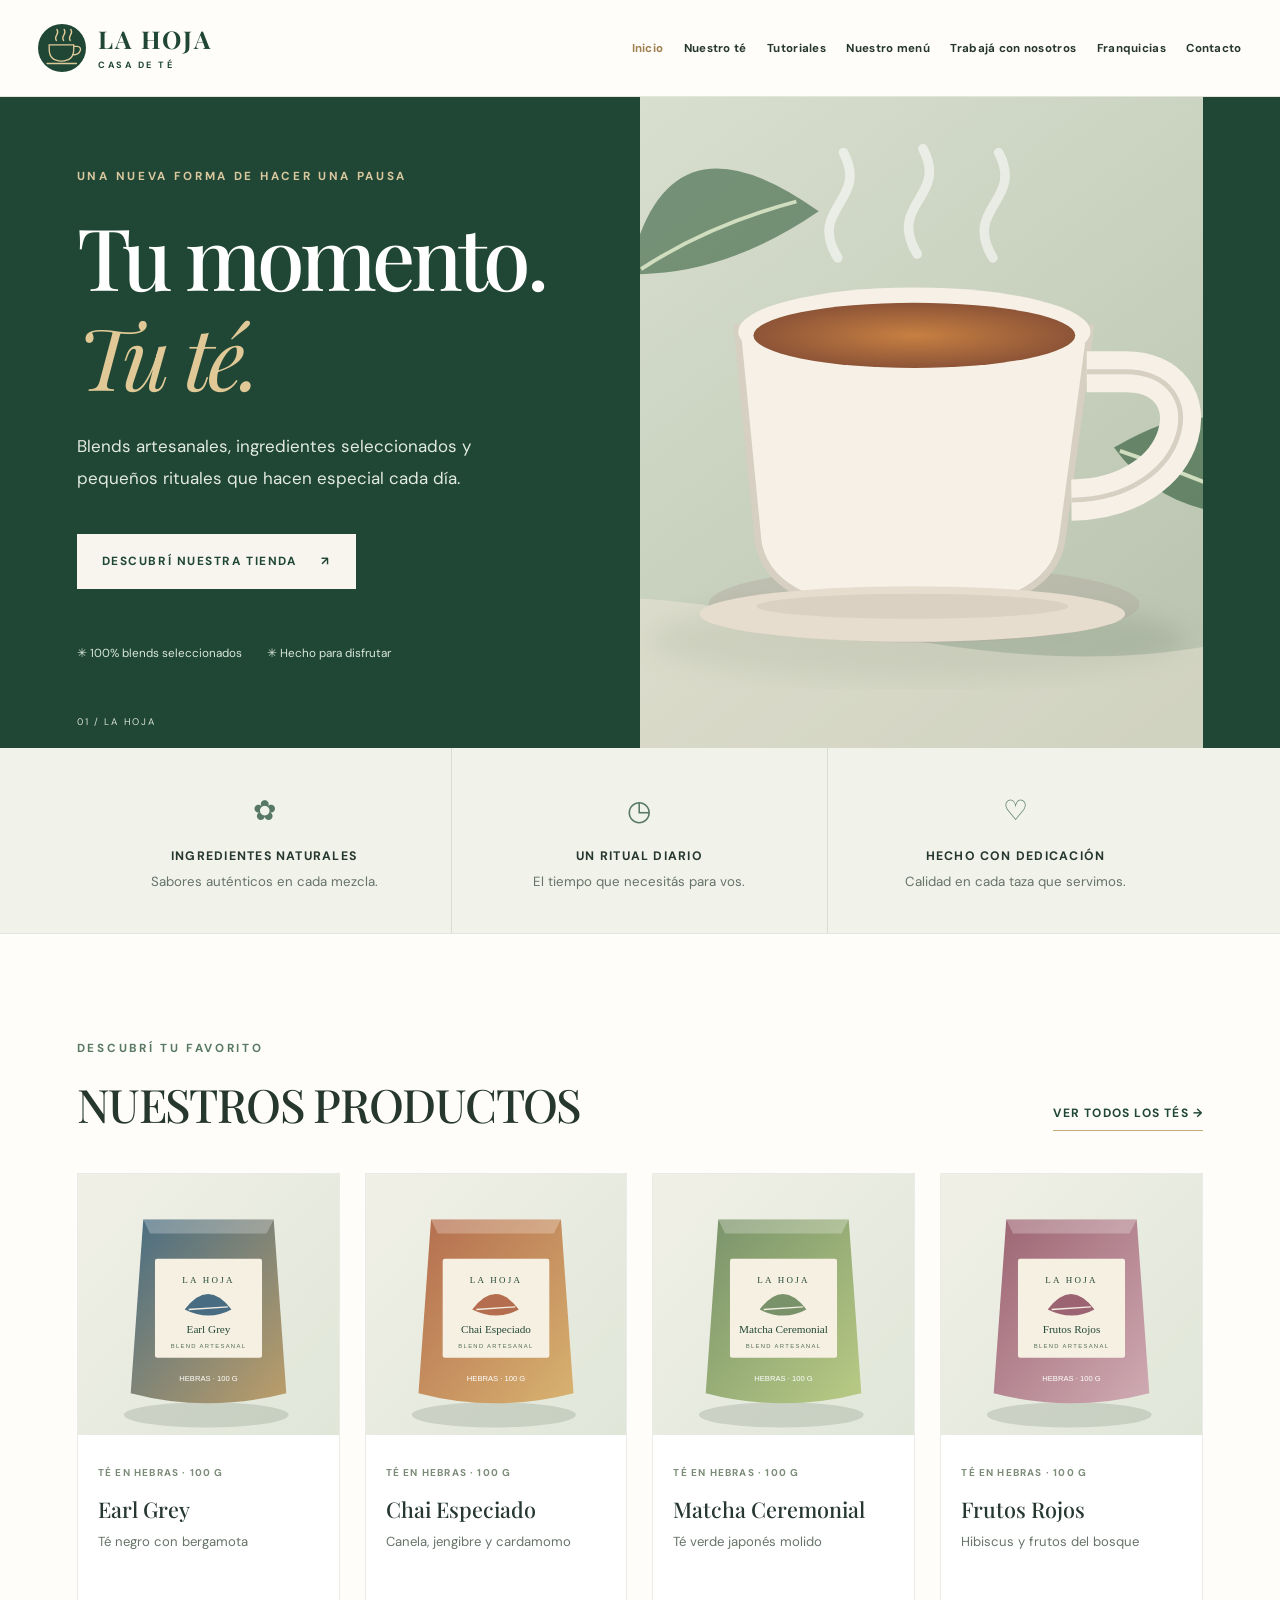
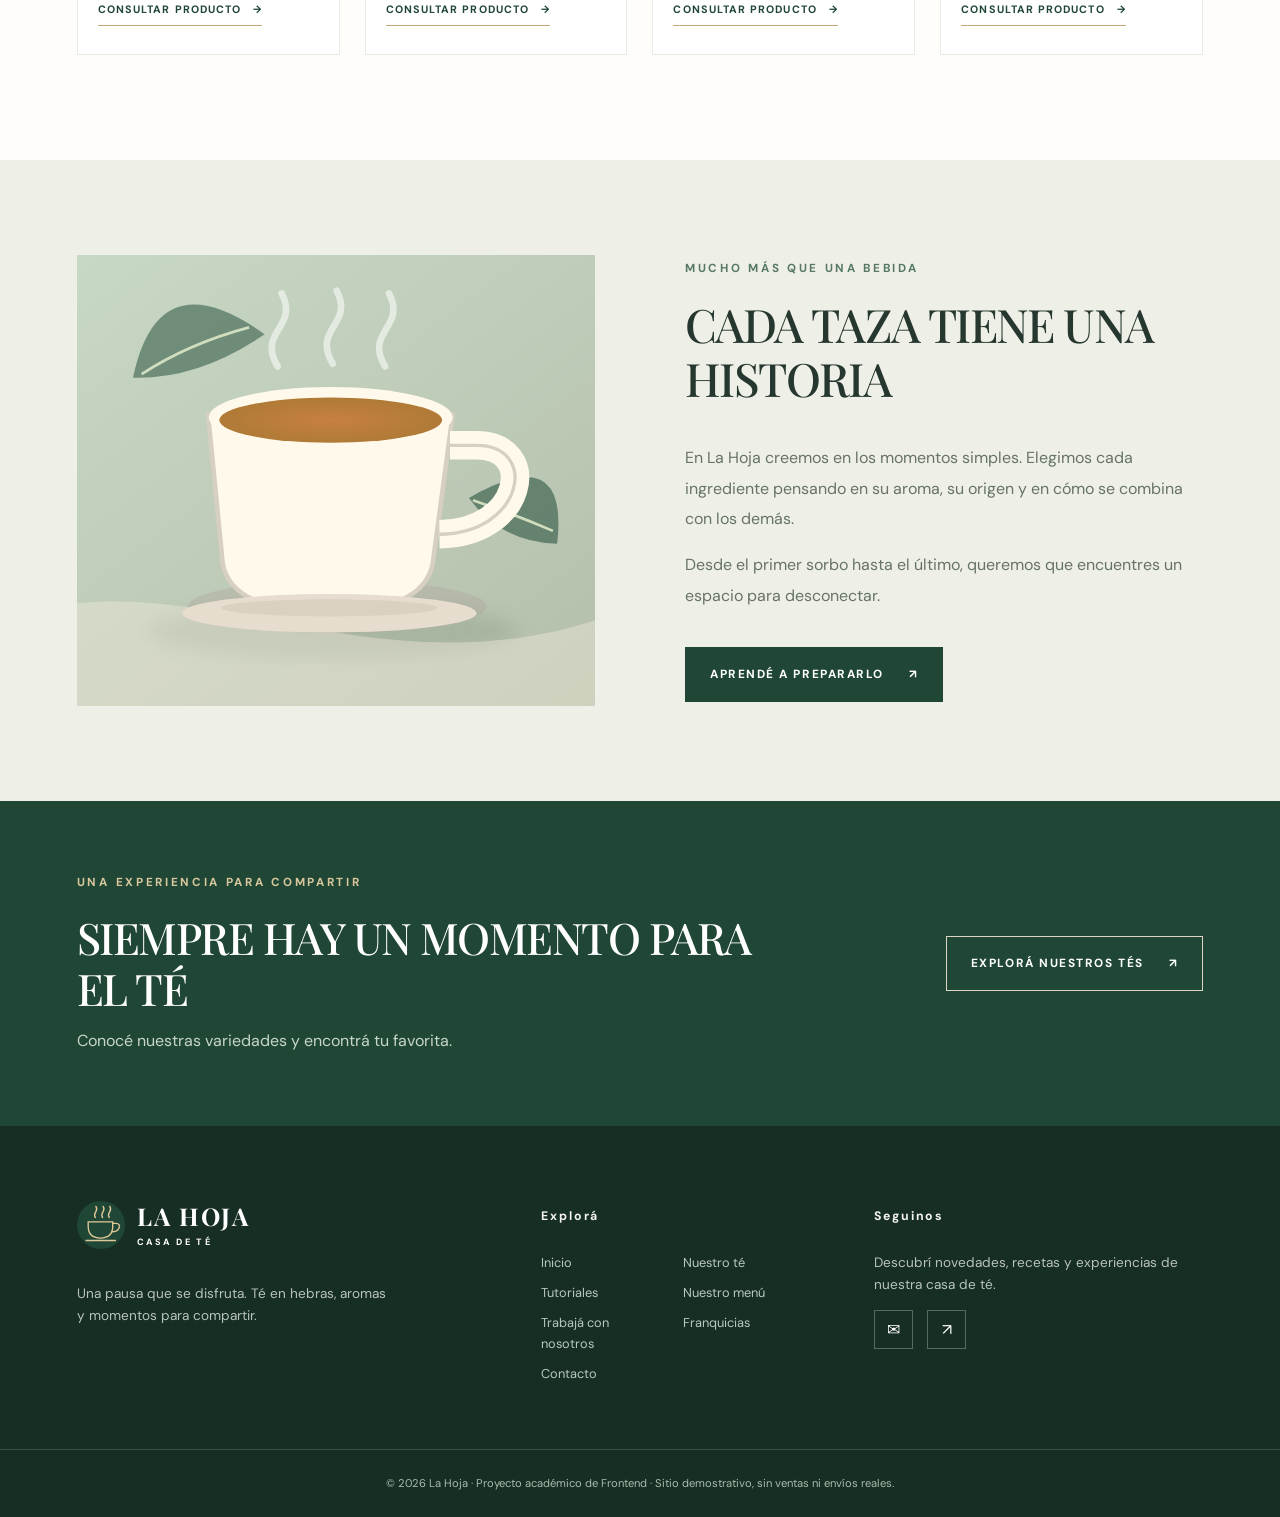
<file: index.html>
<!DOCTYPE html><html lang="es"><head><meta charset="UTF-8"><meta name="viewport" content="width=device-width, initial-scale=1"><meta name="description" content="La Hoja: blends artesanales, experiencias y cultura del té."><title>Inicio | La Hoja</title><link rel="preconnect" href="https://fonts.googleapis.com"><link rel="preconnect" href="https://fonts.gstatic.com" crossorigin><link href="https://fonts.googleapis.com/css2?family=DM+Sans:wght@400;500;600;700&family=Playfair+Display:wght@400;500;600;700&display=swap" rel="stylesheet"><link rel="stylesheet" href="css/styles.css"></head><body><header class="site-header"><div class="header-inner"><a class="brand" href="index.html" aria-label="La Hoja, inicio"><img src="img/logo.svg" alt="Logo de La Hoja"><span>LA HOJA<small>CASA DE TÉ</small></span></a><button class="menu-toggle" aria-label="Abrir navegación" aria-expanded="false" aria-controls="main-nav"><span></span><span></span><span></span></button><nav class="main-nav" id="main-nav" aria-label="Navegación principal"><a href="index.html" aria-current="page">Inicio</a><a href="tienda.html" >Nuestro té</a><a href="tutoriales.html" >Tutoriales</a><a href="menu-tienda.html" >Nuestro menú</a><a href="trabaja-en-tdc.html" >Trabajá con nosotros</a><a href="franquicias.html" >Franquicias</a><a href="contacto.html" >Contacto</a></nav></div></header><main><section class="home-hero"><div class="container hero-layout"><div class="hero-copy"><span class="eyebrow light">UNA NUEVA FORMA DE HACER UNA PAUSA</span><h1>Tu momento.<br><em>Tu té.</em></h1><p>Blends artesanales, ingredientes seleccionados y pequeños rituales que hacen especial cada día.</p><a href="tienda.html" class="button button-cream">DESCUBRÍ NUESTRA TIENDA <span>↗</span></a><div class="hero-proof"><span>✳ 100% blends seleccionados</span><span>✳ Hecho para disfrutar</span></div></div><div class="hero-photo"><img src="img/hero-te.svg" alt="Taza de té caliente con hojas verdes"></div></div><div class="hero-index">01 / LA HOJA</div></section><section class="features"><div class="container feature-grid"><div><span class="feature-icon">✿</span><h3>INGREDIENTES NATURALES</h3><p>Sabores auténticos en cada mezcla.</p></div><div><span class="feature-icon">◷</span><h3>UN RITUAL DIARIO</h3><p>El tiempo que necesitás para vos.</p></div><div><span class="feature-icon">♡</span><h3>HECHO CON DEDICACIÓN</h3><p>Calidad en cada taza que servimos.</p></div></div></section><section class="section spaced"><div class="container"><div class="section-head"><div><span class="eyebrow">DESCUBRÍ TU FAVORITO</span><h2>NUESTROS PRODUCTOS</h2></div><a class="text-link" href="tienda.html">VER TODOS LOS TÉS →</a></div><div class="products-grid"><article class="product-card"><a href="tienda.html" class="product-image"><img src="img/producto-1.svg" alt="Blend Earl Grey en paquete de 100 gramos" loading="lazy"></a><div class="product-info"><span class="product-tag">TÉ EN HEBRAS · 100 G</span><h3>Earl Grey</h3><p>Té negro con bergamota</p><a href="contacto.html" class="text-link">Consultar producto <span aria-hidden="true">→</span></a></div></article><article class="product-card"><a href="tienda.html" class="product-image"><img src="img/producto-2.svg" alt="Blend Chai Especiado en paquete de 100 gramos" loading="lazy"></a><div class="product-info"><span class="product-tag">TÉ EN HEBRAS · 100 G</span><h3>Chai Especiado</h3><p>Canela, jengibre y cardamomo</p><a href="contacto.html" class="text-link">Consultar producto <span aria-hidden="true">→</span></a></div></article><article class="product-card"><a href="tienda.html" class="product-image"><img src="img/producto-3.svg" alt="Blend Matcha Ceremonial en paquete de 100 gramos" loading="lazy"></a><div class="product-info"><span class="product-tag">TÉ EN HEBRAS · 100 G</span><h3>Matcha Ceremonial</h3><p>Té verde japonés molido</p><a href="contacto.html" class="text-link">Consultar producto <span aria-hidden="true">→</span></a></div></article><article class="product-card"><a href="tienda.html" class="product-image"><img src="img/producto-4.svg" alt="Blend Frutos Rojos en paquete de 100 gramos" loading="lazy"></a><div class="product-info"><span class="product-tag">TÉ EN HEBRAS · 100 G</span><h3>Frutos Rojos</h3><p>Hibiscus y frutos del bosque</p><a href="contacto.html" class="text-link">Consultar producto <span aria-hidden="true">→</span></a></div></article></div></div></section><section class="story-section"><div class="container story-grid"><div class="story-image"><img src="img/tutorial-te.svg" alt="Taza de infusión artesanal" loading="lazy"></div><div class="story-copy"><span class="eyebrow">MUCHO MÁS QUE UNA BEBIDA</span><h2>CADA TAZA TIENE UNA HISTORIA</h2><p>En La Hoja creemos en los momentos simples. Elegimos cada ingrediente pensando en su aroma, su origen y en cómo se combina con los demás.</p><p>Desde el primer sorbo hasta el último, queremos que encuentres un espacio para desconectar.</p><a class="button button-dark" href="tutoriales.html">APRENDÉ A PREPARARLO <span>↗</span></a></div></div></section><section class="cta-strip"><div class="container cta-inner"><div><span class="eyebrow light">UNA EXPERIENCIA PARA COMPARTIR</span><h2>SIEMPRE HAY UN MOMENTO PARA EL TÉ</h2><p>Conocé nuestras variedades y encontrá tu favorita.</p></div><a class="button button-light" href="tienda.html">EXPLORÁ NUESTROS TÉS <span>↗</span></a></div></section></main><footer class="site-footer"><div class="container footer-grid"><div><a class="brand footer-brand" href="index.html"><img src="img/logo.svg" alt=""><span>LA HOJA<small>CASA DE TÉ</small></span></a><p>Una pausa que se disfruta. Té en hebras, aromas y momentos para compartir.</p></div><div><h3>Explorá</h3><div class="footer-links"><a href="index.html">Inicio</a><a href="tienda.html">Nuestro té</a><a href="tutoriales.html">Tutoriales</a><a href="menu-tienda.html">Nuestro menú</a><a href="trabaja-en-tdc.html">Trabajá con nosotros</a><a href="franquicias.html">Franquicias</a><a href="contacto.html">Contacto</a></div></div><div><h3>Seguinos</h3><p>Descubrí novedades, recetas y experiencias de nuestra casa de té.</p><div class="social-links"><a href="contacto.html" aria-label="Contacto">✉</a><a href="tienda.html" aria-label="Tienda">↗</a></div></div></div><div class="footer-bottom">© 2026 La Hoja · Proyecto académico de Frontend · Sitio demostrativo, sin ventas ni envíos reales.</div></footer><script src="js/scripts.js" defer></script></body></html>
</file>
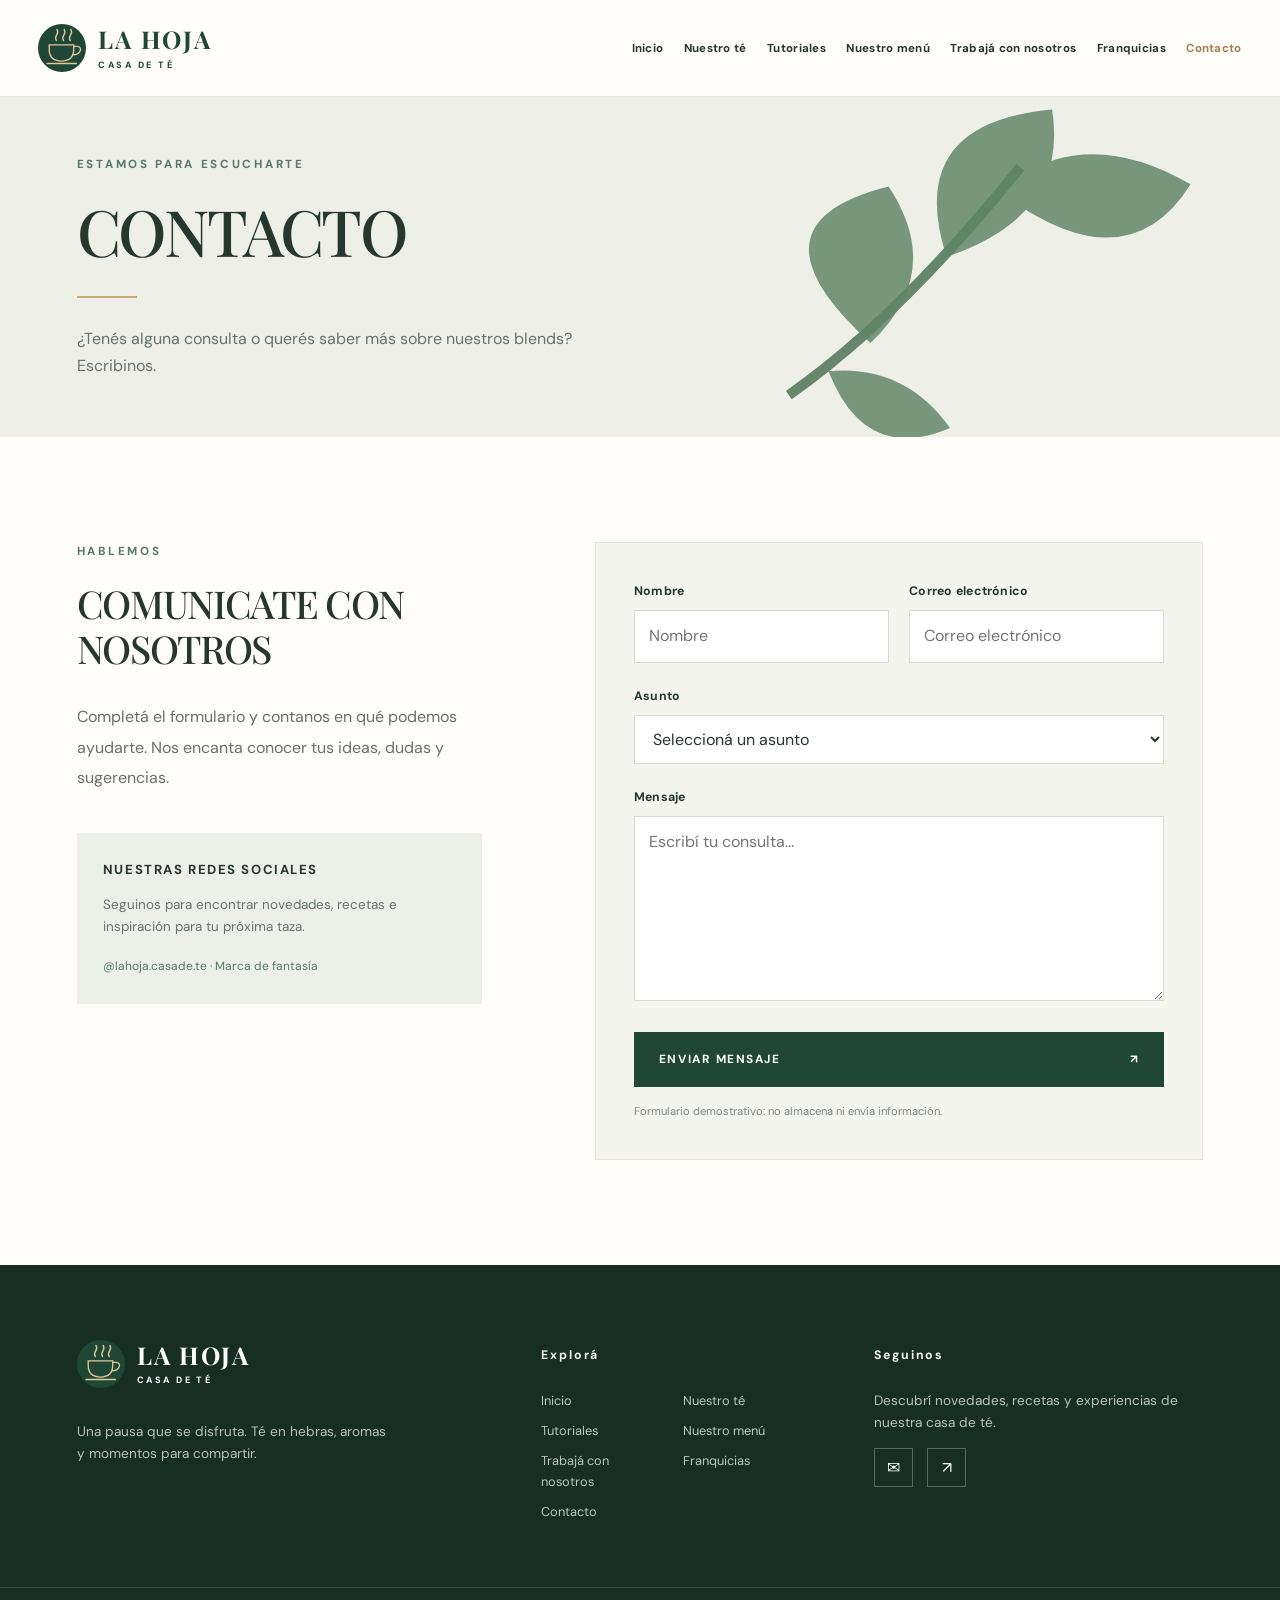
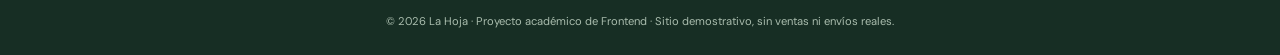
<file: contacto.html>
<!DOCTYPE html><html lang="es"><head><meta charset="UTF-8"><meta name="viewport" content="width=device-width, initial-scale=1"><meta name="description" content="La Hoja: blends artesanales, experiencias y cultura del té."><title>Contacto | La Hoja</title><link rel="preconnect" href="https://fonts.googleapis.com"><link rel="preconnect" href="https://fonts.gstatic.com" crossorigin><link href="https://fonts.googleapis.com/css2?family=DM+Sans:wght@400;500;600;700&family=Playfair+Display:wght@400;500;600;700&display=swap" rel="stylesheet"><link rel="stylesheet" href="css/styles.css"></head><body><header class="site-header"><div class="header-inner"><a class="brand" href="index.html" aria-label="La Hoja, inicio"><img src="img/logo.svg" alt="Logo de La Hoja"><span>LA HOJA<small>CASA DE TÉ</small></span></a><button class="menu-toggle" aria-label="Abrir navegación" aria-expanded="false" aria-controls="main-nav"><span></span><span></span><span></span></button><nav class="main-nav" id="main-nav" aria-label="Navegación principal"><a href="index.html" >Inicio</a><a href="tienda.html" >Nuestro té</a><a href="tutoriales.html" >Tutoriales</a><a href="menu-tienda.html" >Nuestro menú</a><a href="trabaja-en-tdc.html" >Trabajá con nosotros</a><a href="franquicias.html" >Franquicias</a><a href="contacto.html" aria-current="page">Contacto</a></nav></div></header><main><section class="page-banner"><div class="container banner-grid"><div><span class="eyebrow">ESTAMOS PARA ESCUCHARTE</span><h1>CONTACTO</h1><span class="short-rule"></span><p>¿Tenés alguna consulta o querés saber más sobre nuestros blends? Escribinos.</p></div><img src="img/hojas.svg" alt="Ilustración de hojas"></div></section><section class="section spaced"><div class="container form-layout"><div class="form-intro"><span class="eyebrow">HABLEMOS</span><h2>COMUNICATE CON NOSOTROS</h2><p>Completá el formulario y contanos en qué podemos ayudarte. Nos encanta conocer tus ideas, dudas y sugerencias.</p><div class="contact-box"><h3>NUESTRAS REDES SOCIALES</h3><p>Seguinos para encontrar novedades, recetas e inspiración para tu próxima taza.</p><span>@lahoja.casade.te · Marca de fantasía</span></div></div><form class="demo-form" data-demo-form><div class="form-grid"><div class="field"><label for="nombre">Nombre</label><input id="nombre" name="nombre" type="text" placeholder="Nombre" required></div><div class="field"><label for="email">Correo electrónico</label><input id="email" name="email" type="email" placeholder="Correo electrónico" required></div></div><div class="field"><label for="asunto">Asunto</label><select id="asunto" name="asunto" required><option value="">Seleccioná un asunto</option><option>Productos</option><option>Experiencias</option><option>Otra consulta</option></select></div><div class="field"><label for="mensaje">Mensaje</label><textarea id="mensaje" name="mensaje" rows="6" placeholder="Escribí tu consulta..." required></textarea></div><button class="button button-dark" type="submit">ENVIAR MENSAJE <span>↗</span></button><p class="form-feedback" role="status" aria-live="polite"></p><small>Formulario demostrativo: no almacena ni envía información.</small></form></div></section></main><footer class="site-footer"><div class="container footer-grid"><div><a class="brand footer-brand" href="index.html"><img src="img/logo.svg" alt=""><span>LA HOJA<small>CASA DE TÉ</small></span></a><p>Una pausa que se disfruta. Té en hebras, aromas y momentos para compartir.</p></div><div><h3>Explorá</h3><div class="footer-links"><a href="index.html">Inicio</a><a href="tienda.html">Nuestro té</a><a href="tutoriales.html">Tutoriales</a><a href="menu-tienda.html">Nuestro menú</a><a href="trabaja-en-tdc.html">Trabajá con nosotros</a><a href="franquicias.html">Franquicias</a><a href="contacto.html">Contacto</a></div></div><div><h3>Seguinos</h3><p>Descubrí novedades, recetas y experiencias de nuestra casa de té.</p><div class="social-links"><a href="contacto.html" aria-label="Contacto">✉</a><a href="tienda.html" aria-label="Tienda">↗</a></div></div></div><div class="footer-bottom">© 2026 La Hoja · Proyecto académico de Frontend · Sitio demostrativo, sin ventas ni envíos reales.</div></footer><script src="js/scripts.js" defer></script></body></html>
</file>
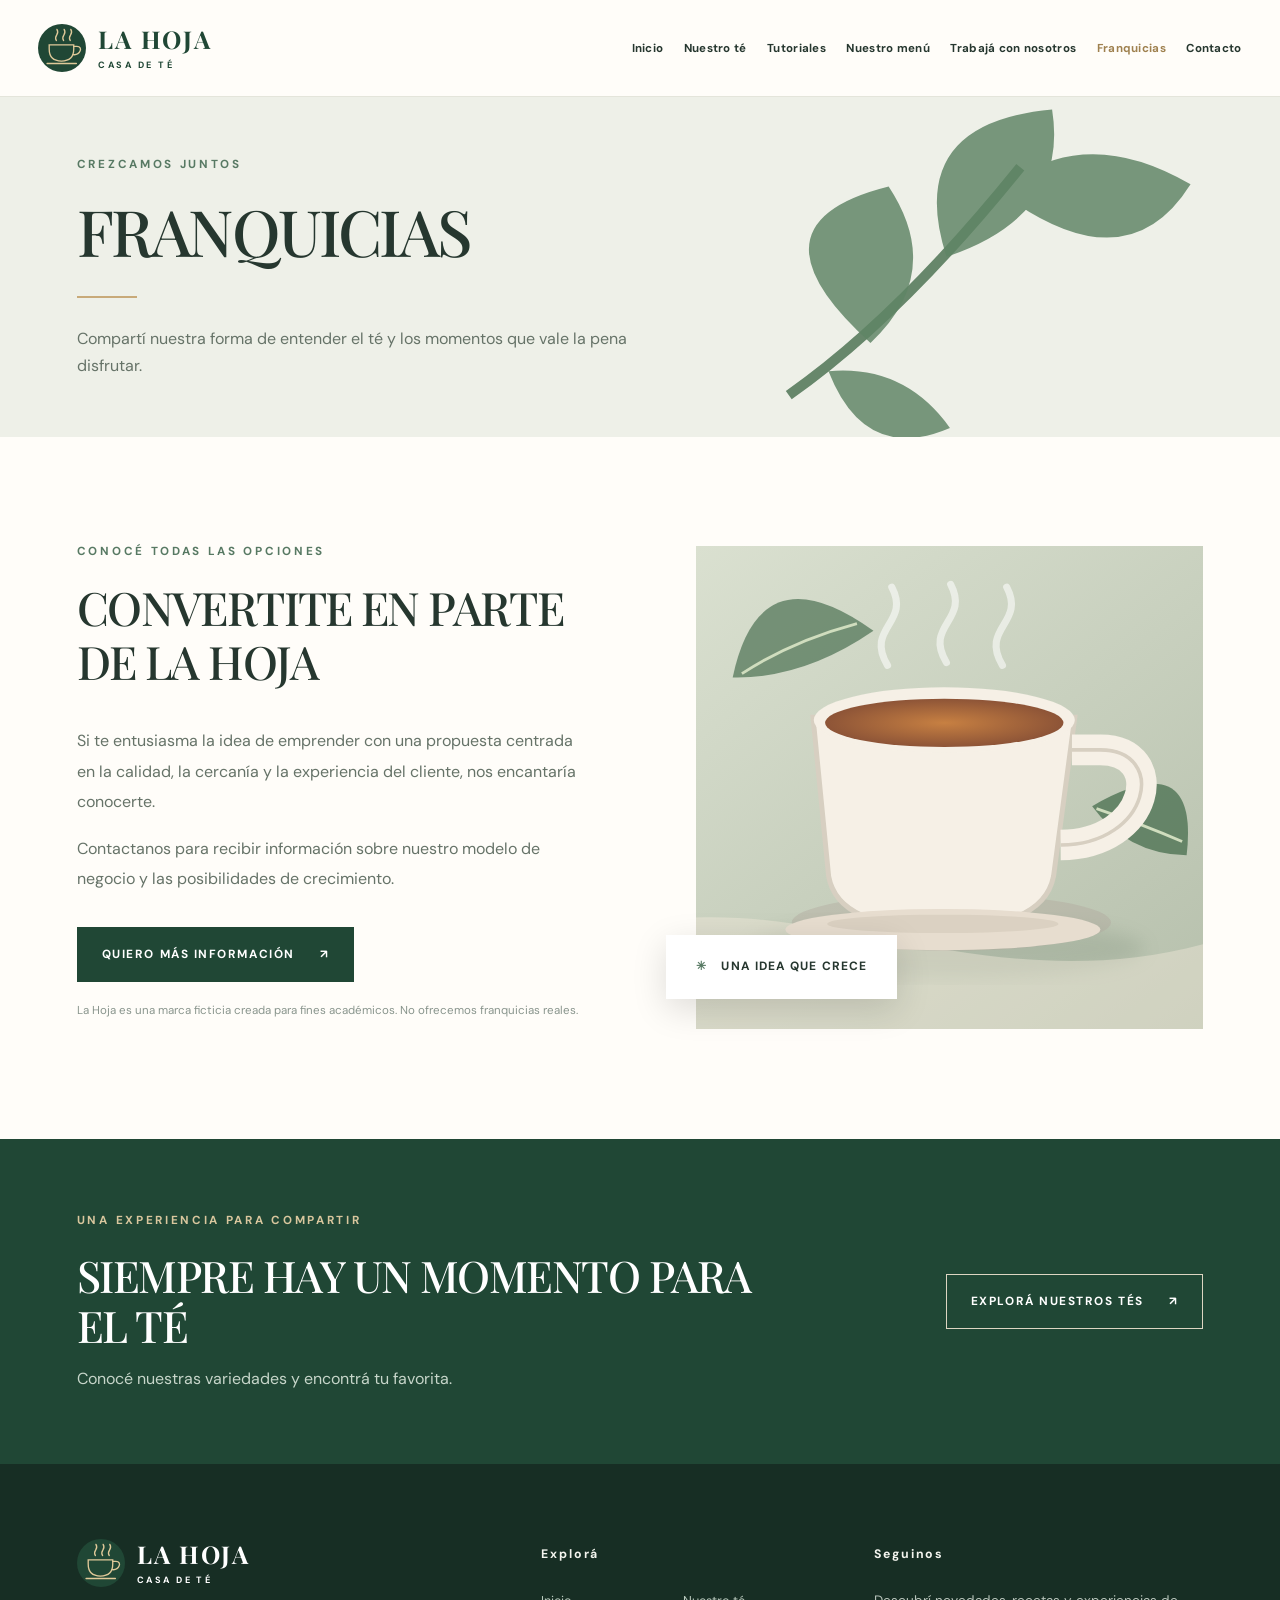
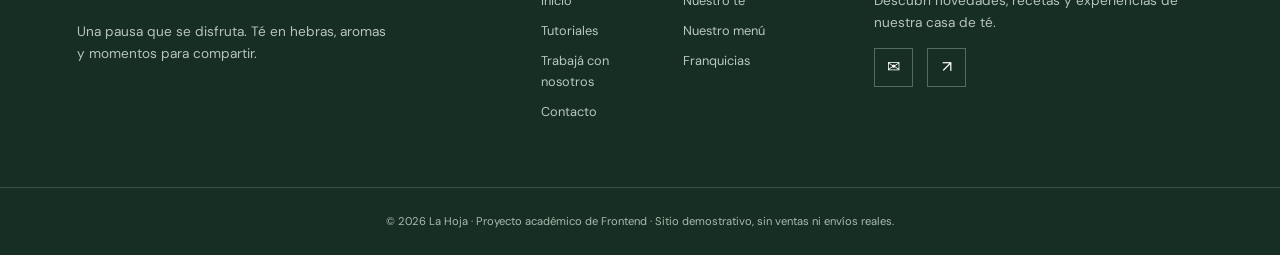
<file: franquicias.html>
<!DOCTYPE html><html lang="es"><head><meta charset="UTF-8"><meta name="viewport" content="width=device-width, initial-scale=1"><meta name="description" content="La Hoja: blends artesanales, experiencias y cultura del té."><title>Franquicias | La Hoja</title><link rel="preconnect" href="https://fonts.googleapis.com"><link rel="preconnect" href="https://fonts.gstatic.com" crossorigin><link href="https://fonts.googleapis.com/css2?family=DM+Sans:wght@400;500;600;700&family=Playfair+Display:wght@400;500;600;700&display=swap" rel="stylesheet"><link rel="stylesheet" href="css/styles.css"></head><body><header class="site-header"><div class="header-inner"><a class="brand" href="index.html" aria-label="La Hoja, inicio"><img src="img/logo.svg" alt="Logo de La Hoja"><span>LA HOJA<small>CASA DE TÉ</small></span></a><button class="menu-toggle" aria-label="Abrir navegación" aria-expanded="false" aria-controls="main-nav"><span></span><span></span><span></span></button><nav class="main-nav" id="main-nav" aria-label="Navegación principal"><a href="index.html" >Inicio</a><a href="tienda.html" >Nuestro té</a><a href="tutoriales.html" >Tutoriales</a><a href="menu-tienda.html" >Nuestro menú</a><a href="trabaja-en-tdc.html" >Trabajá con nosotros</a><a href="franquicias.html" aria-current="page">Franquicias</a><a href="contacto.html" >Contacto</a></nav></div></header><main><section class="page-banner"><div class="container banner-grid"><div><span class="eyebrow">CREZCAMOS JUNTOS</span><h1>FRANQUICIAS</h1><span class="short-rule"></span><p>Compartí nuestra forma de entender el té y los momentos que vale la pena disfrutar.</p></div><img src="img/hojas.svg" alt="Ilustración de hojas"></div></section><section class="section spaced"><div class="container franchise-grid"><div><span class="eyebrow">CONOCÉ TODAS LAS OPCIONES</span><h2>CONVERTITE EN PARTE DE LA HOJA</h2><p>Si te entusiasma la idea de emprender con una propuesta centrada en la calidad, la cercanía y la experiencia del cliente, nos encantaría conocerte.</p><p>Contactanos para recibir información sobre nuestro modelo de negocio y las posibilidades de crecimiento.</p><a class="button button-dark" href="contacto.html">QUIERO MÁS INFORMACIÓN <span>↗</span></a><p class="form-note">La Hoja es una marca ficticia creada para fines académicos. No ofrecemos franquicias reales.</p></div><div class="franchise-visual"><img src="img/hero-te.svg" alt="Taza de té de La Hoja" loading="lazy"><div class="floating-label"><span>✳</span> UNA IDEA QUE CRECE</div></div></div></section><section class="cta-strip"><div class="container cta-inner"><div><span class="eyebrow light">UNA EXPERIENCIA PARA COMPARTIR</span><h2>SIEMPRE HAY UN MOMENTO PARA EL TÉ</h2><p>Conocé nuestras variedades y encontrá tu favorita.</p></div><a class="button button-light" href="tienda.html">EXPLORÁ NUESTROS TÉS <span>↗</span></a></div></section></main><footer class="site-footer"><div class="container footer-grid"><div><a class="brand footer-brand" href="index.html"><img src="img/logo.svg" alt=""><span>LA HOJA<small>CASA DE TÉ</small></span></a><p>Una pausa que se disfruta. Té en hebras, aromas y momentos para compartir.</p></div><div><h3>Explorá</h3><div class="footer-links"><a href="index.html">Inicio</a><a href="tienda.html">Nuestro té</a><a href="tutoriales.html">Tutoriales</a><a href="menu-tienda.html">Nuestro menú</a><a href="trabaja-en-tdc.html">Trabajá con nosotros</a><a href="franquicias.html">Franquicias</a><a href="contacto.html">Contacto</a></div></div><div><h3>Seguinos</h3><p>Descubrí novedades, recetas y experiencias de nuestra casa de té.</p><div class="social-links"><a href="contacto.html" aria-label="Contacto">✉</a><a href="tienda.html" aria-label="Tienda">↗</a></div></div></div><div class="footer-bottom">© 2026 La Hoja · Proyecto académico de Frontend · Sitio demostrativo, sin ventas ni envíos reales.</div></footer><script src="js/scripts.js" defer></script></body></html>
</file>
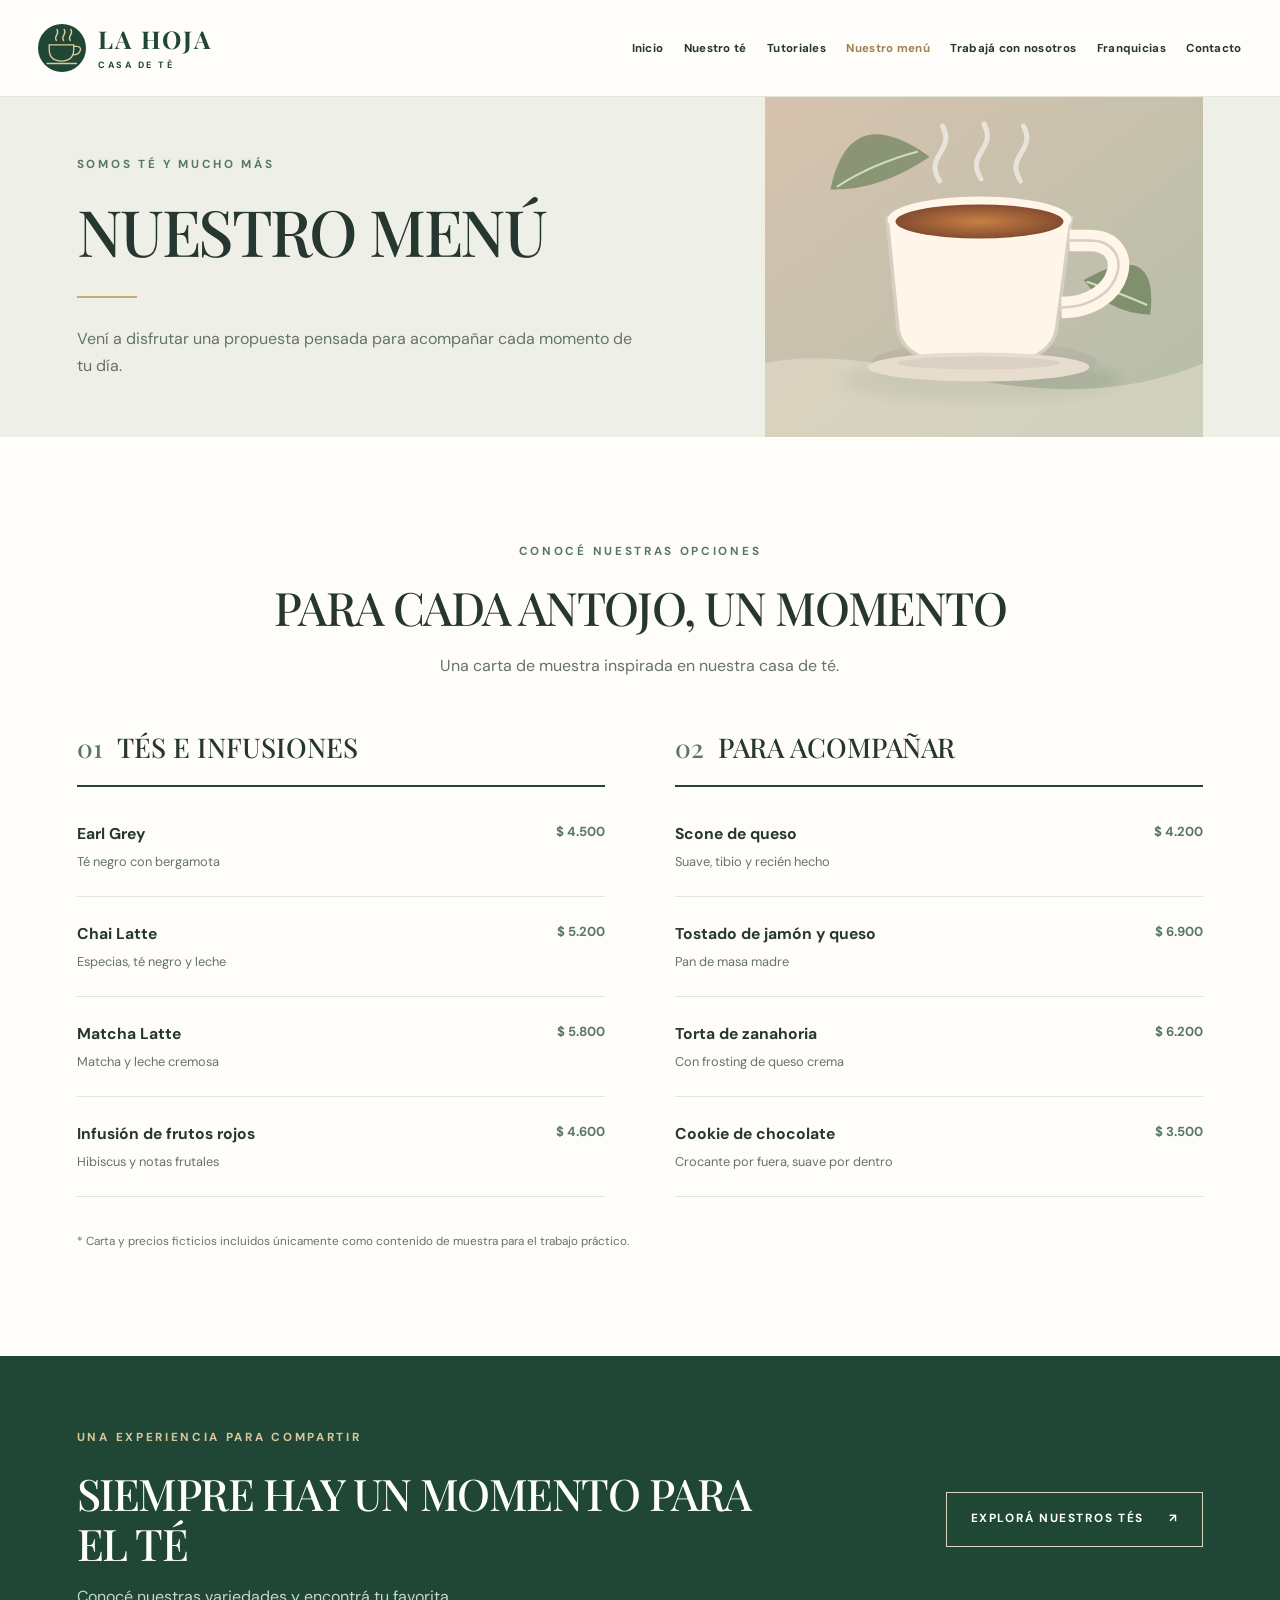
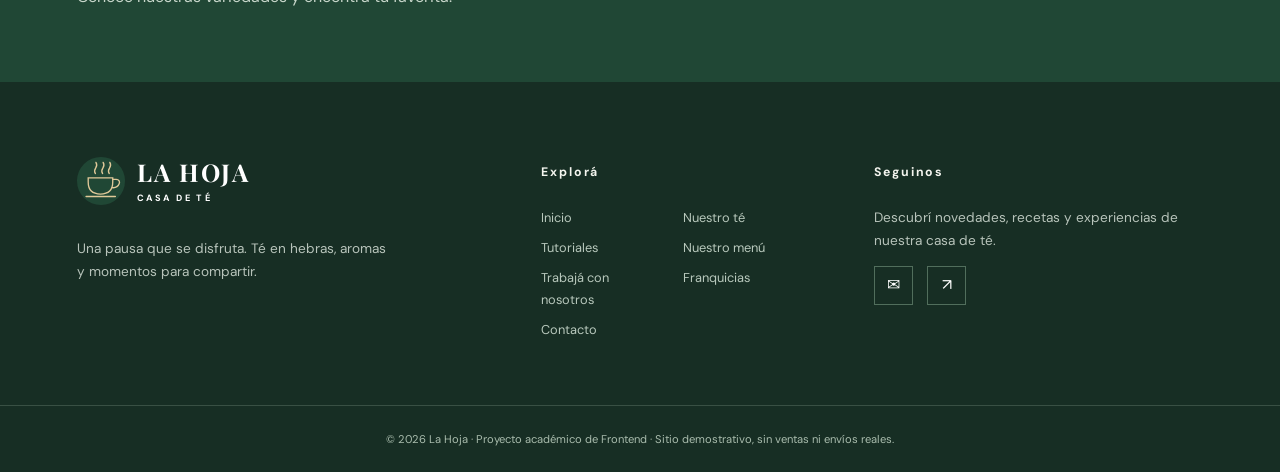
<file: menu-tienda.html>
<!DOCTYPE html><html lang="es"><head><meta charset="UTF-8"><meta name="viewport" content="width=device-width, initial-scale=1"><meta name="description" content="La Hoja: blends artesanales, experiencias y cultura del té."><title>Nuestro menú | La Hoja</title><link rel="preconnect" href="https://fonts.googleapis.com"><link rel="preconnect" href="https://fonts.gstatic.com" crossorigin><link href="https://fonts.googleapis.com/css2?family=DM+Sans:wght@400;500;600;700&family=Playfair+Display:wght@400;500;600;700&display=swap" rel="stylesheet"><link rel="stylesheet" href="css/styles.css"></head><body><header class="site-header"><div class="header-inner"><a class="brand" href="index.html" aria-label="La Hoja, inicio"><img src="img/logo.svg" alt="Logo de La Hoja"><span>LA HOJA<small>CASA DE TÉ</small></span></a><button class="menu-toggle" aria-label="Abrir navegación" aria-expanded="false" aria-controls="main-nav"><span></span><span></span><span></span></button><nav class="main-nav" id="main-nav" aria-label="Navegación principal"><a href="index.html" >Inicio</a><a href="tienda.html" >Nuestro té</a><a href="tutoriales.html" >Tutoriales</a><a href="menu-tienda.html" aria-current="page">Nuestro menú</a><a href="trabaja-en-tdc.html" >Trabajá con nosotros</a><a href="franquicias.html" >Franquicias</a><a href="contacto.html" >Contacto</a></nav></div></header><main><section class="page-banner"><div class="container banner-grid"><div><span class="eyebrow">SOMOS TÉ Y MUCHO MÁS</span><h1>NUESTRO MENÚ</h1><span class="short-rule"></span><p>Vení a disfrutar una propuesta pensada para acompañar cada momento de tu día.</p></div><img src="img/menu-te.svg" alt="Una taza de té artesanal" loading="eager"></div></section><section class="section spaced"><div class="container"><div class="center-head"><span class="eyebrow">CONOCÉ NUESTRAS OPCIONES</span><h2>PARA CADA ANTOJO, UN MOMENTO</h2><p>Una carta de muestra inspirada en nuestra casa de té.</p></div><div class="menu-layout"><div class="menu-category"><div class="menu-category-header"><span>01</span><h3>TÉS E INFUSIONES</h3></div><div class="menu-item"><div><h4>Earl Grey</h4><p>Té negro con bergamota</p></div><span>$ 4.500</span></div><div class="menu-item"><div><h4>Chai Latte</h4><p>Especias, té negro y leche</p></div><span>$ 5.200</span></div><div class="menu-item"><div><h4>Matcha Latte</h4><p>Matcha y leche cremosa</p></div><span>$ 5.800</span></div><div class="menu-item"><div><h4>Infusión de frutos rojos</h4><p>Hibiscus y notas frutales</p></div><span>$ 4.600</span></div></div><div class="menu-category"><div class="menu-category-header"><span>02</span><h3>PARA ACOMPAÑAR</h3></div><div class="menu-item"><div><h4>Scone de queso</h4><p>Suave, tibio y recién hecho</p></div><span>$ 4.200</span></div><div class="menu-item"><div><h4>Tostado de jamón y queso</h4><p>Pan de masa madre</p></div><span>$ 6.900</span></div><div class="menu-item"><div><h4>Torta de zanahoria</h4><p>Con frosting de queso crema</p></div><span>$ 6.200</span></div><div class="menu-item"><div><h4>Cookie de chocolate</h4><p>Crocante por fuera, suave por dentro</p></div><span>$ 3.500</span></div></div></div><p class="menu-disclaimer">* Carta y precios ficticios incluidos únicamente como contenido de muestra para el trabajo práctico.</p></div></section><section class="cta-strip"><div class="container cta-inner"><div><span class="eyebrow light">UNA EXPERIENCIA PARA COMPARTIR</span><h2>SIEMPRE HAY UN MOMENTO PARA EL TÉ</h2><p>Conocé nuestras variedades y encontrá tu favorita.</p></div><a class="button button-light" href="tienda.html">EXPLORÁ NUESTROS TÉS <span>↗</span></a></div></section></main><footer class="site-footer"><div class="container footer-grid"><div><a class="brand footer-brand" href="index.html"><img src="img/logo.svg" alt=""><span>LA HOJA<small>CASA DE TÉ</small></span></a><p>Una pausa que se disfruta. Té en hebras, aromas y momentos para compartir.</p></div><div><h3>Explorá</h3><div class="footer-links"><a href="index.html">Inicio</a><a href="tienda.html">Nuestro té</a><a href="tutoriales.html">Tutoriales</a><a href="menu-tienda.html">Nuestro menú</a><a href="trabaja-en-tdc.html">Trabajá con nosotros</a><a href="franquicias.html">Franquicias</a><a href="contacto.html">Contacto</a></div></div><div><h3>Seguinos</h3><p>Descubrí novedades, recetas y experiencias de nuestra casa de té.</p><div class="social-links"><a href="contacto.html" aria-label="Contacto">✉</a><a href="tienda.html" aria-label="Tienda">↗</a></div></div></div><div class="footer-bottom">© 2026 La Hoja · Proyecto académico de Frontend · Sitio demostrativo, sin ventas ni envíos reales.</div></footer><script src="js/scripts.js" defer></script></body></html>
</file>
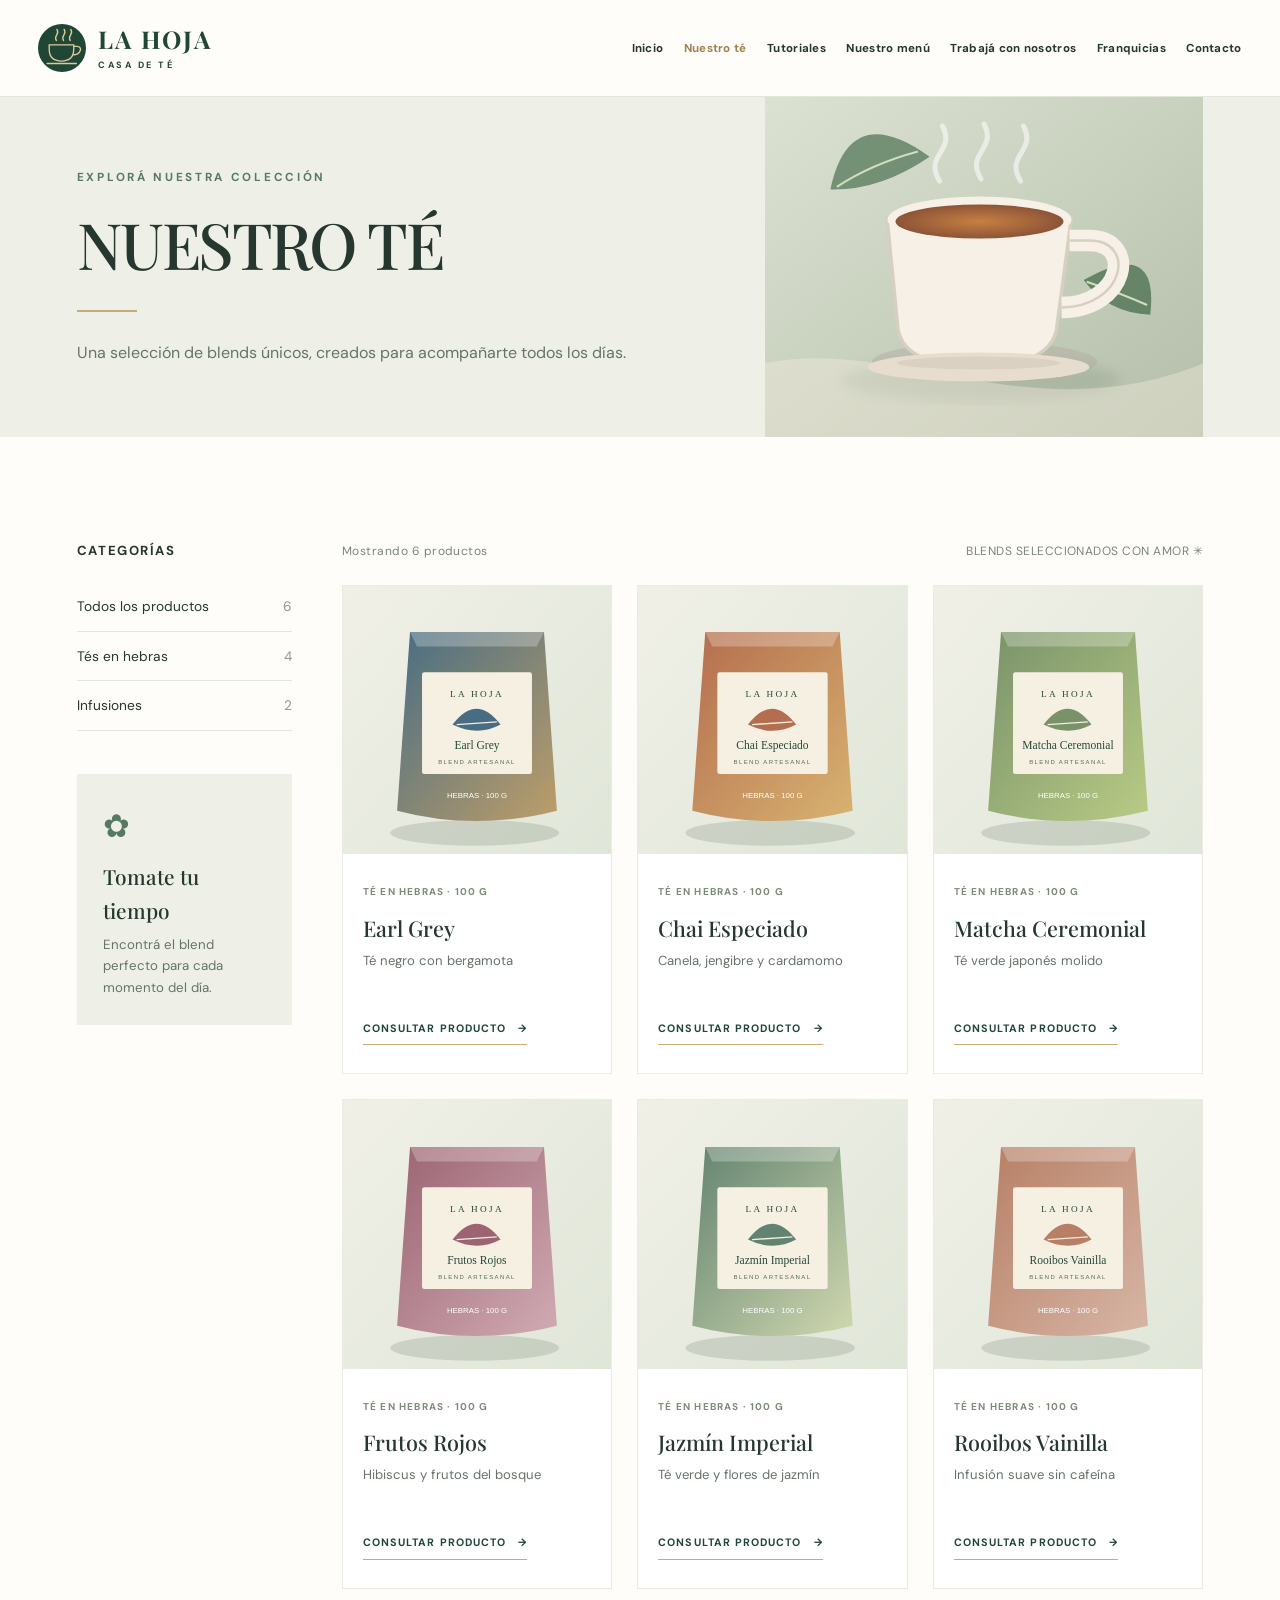
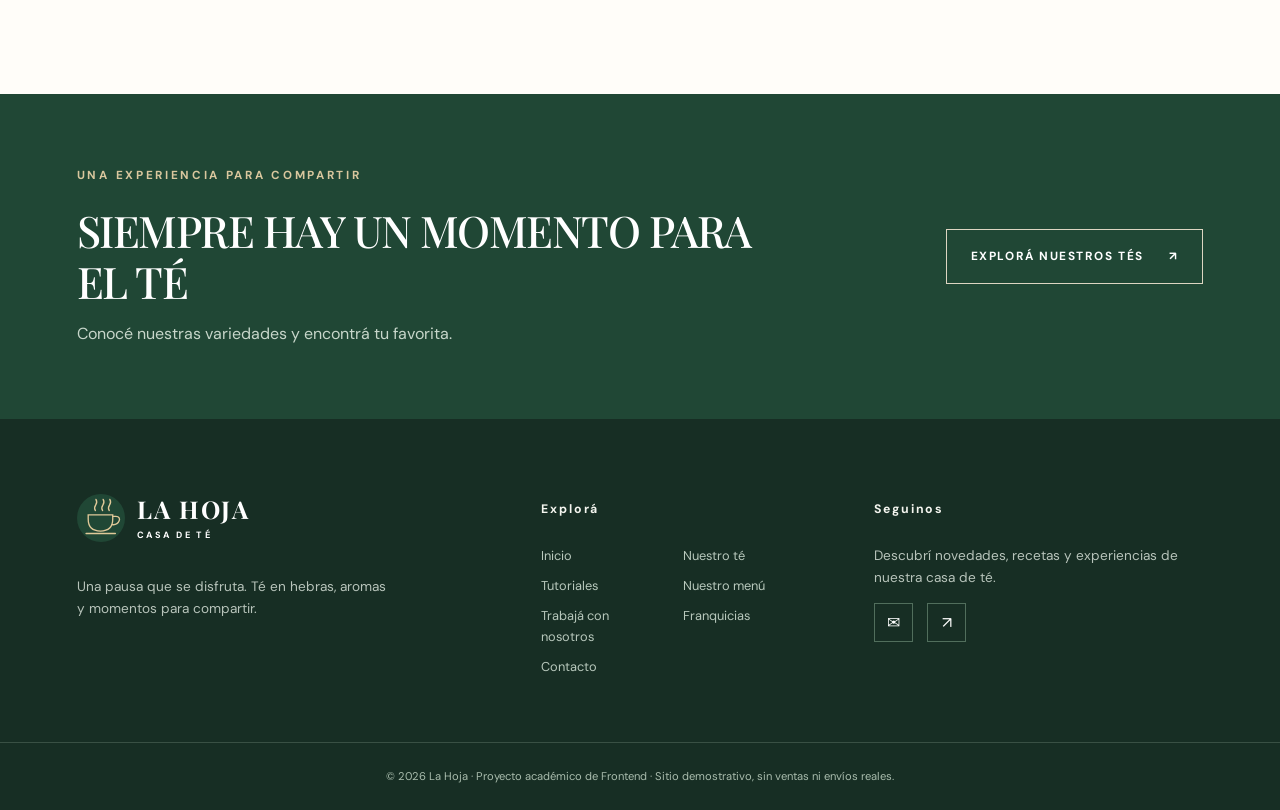
<file: tienda.html>
<!DOCTYPE html><html lang="es"><head><meta charset="UTF-8"><meta name="viewport" content="width=device-width, initial-scale=1"><meta name="description" content="La Hoja: blends artesanales, experiencias y cultura del té."><title>Nuestro té | La Hoja</title><link rel="preconnect" href="https://fonts.googleapis.com"><link rel="preconnect" href="https://fonts.gstatic.com" crossorigin><link href="https://fonts.googleapis.com/css2?family=DM+Sans:wght@400;500;600;700&family=Playfair+Display:wght@400;500;600;700&display=swap" rel="stylesheet"><link rel="stylesheet" href="css/styles.css"></head><body><header class="site-header"><div class="header-inner"><a class="brand" href="index.html" aria-label="La Hoja, inicio"><img src="img/logo.svg" alt="Logo de La Hoja"><span>LA HOJA<small>CASA DE TÉ</small></span></a><button class="menu-toggle" aria-label="Abrir navegación" aria-expanded="false" aria-controls="main-nav"><span></span><span></span><span></span></button><nav class="main-nav" id="main-nav" aria-label="Navegación principal"><a href="index.html" >Inicio</a><a href="tienda.html" aria-current="page">Nuestro té</a><a href="tutoriales.html" >Tutoriales</a><a href="menu-tienda.html" >Nuestro menú</a><a href="trabaja-en-tdc.html" >Trabajá con nosotros</a><a href="franquicias.html" >Franquicias</a><a href="contacto.html" >Contacto</a></nav></div></header><main><section class="page-banner"><div class="container banner-grid"><div><span class="eyebrow">EXPLORÁ NUESTRA COLECCIÓN</span><h1>NUESTRO TÉ</h1><span class="short-rule"></span><p>Una selección de blends únicos, creados para acompañarte todos los días.</p></div><img src="img/hero-te.svg" alt="Una taza de té artesanal" loading="eager"></div></section><section class="section spaced" id="catalogo"><div class="container shop-layout"><aside class="shop-sidebar"><h2>CATEGORÍAS</h2><a href="#catalogo">Todos los productos <span>6</span></a><a href="#catalogo">Tés en hebras <span>4</span></a><a href="#catalogo">Infusiones <span>2</span></a><div class="sidebar-note"><span>✿</span><h3>Tomate tu tiempo</h3><p>Encontrá el blend perfecto para cada momento del día.</p></div></aside><div><div class="shop-toolbar"><span>Mostrando 6 productos</span><span>BLENDS SELECCIONADOS CON AMOR ✳</span></div><div class="products-grid shop-products"><article class="product-card"><a href="tienda.html" class="product-image"><img src="img/producto-1.svg" alt="Blend Earl Grey en paquete de 100 gramos" loading="lazy"></a><div class="product-info"><span class="product-tag">TÉ EN HEBRAS · 100 G</span><h3>Earl Grey</h3><p>Té negro con bergamota</p><a href="contacto.html" class="text-link">Consultar producto <span aria-hidden="true">→</span></a></div></article><article class="product-card"><a href="tienda.html" class="product-image"><img src="img/producto-2.svg" alt="Blend Chai Especiado en paquete de 100 gramos" loading="lazy"></a><div class="product-info"><span class="product-tag">TÉ EN HEBRAS · 100 G</span><h3>Chai Especiado</h3><p>Canela, jengibre y cardamomo</p><a href="contacto.html" class="text-link">Consultar producto <span aria-hidden="true">→</span></a></div></article><article class="product-card"><a href="tienda.html" class="product-image"><img src="img/producto-3.svg" alt="Blend Matcha Ceremonial en paquete de 100 gramos" loading="lazy"></a><div class="product-info"><span class="product-tag">TÉ EN HEBRAS · 100 G</span><h3>Matcha Ceremonial</h3><p>Té verde japonés molido</p><a href="contacto.html" class="text-link">Consultar producto <span aria-hidden="true">→</span></a></div></article><article class="product-card"><a href="tienda.html" class="product-image"><img src="img/producto-4.svg" alt="Blend Frutos Rojos en paquete de 100 gramos" loading="lazy"></a><div class="product-info"><span class="product-tag">TÉ EN HEBRAS · 100 G</span><h3>Frutos Rojos</h3><p>Hibiscus y frutos del bosque</p><a href="contacto.html" class="text-link">Consultar producto <span aria-hidden="true">→</span></a></div></article><article class="product-card"><a href="tienda.html" class="product-image"><img src="img/producto-5.svg" alt="Blend Jazmín Imperial en paquete de 100 gramos" loading="lazy"></a><div class="product-info"><span class="product-tag">TÉ EN HEBRAS · 100 G</span><h3>Jazmín Imperial</h3><p>Té verde y flores de jazmín</p><a href="contacto.html" class="text-link">Consultar producto <span aria-hidden="true">→</span></a></div></article><article class="product-card"><a href="tienda.html" class="product-image"><img src="img/producto-6.svg" alt="Blend Rooibos Vainilla en paquete de 100 gramos" loading="lazy"></a><div class="product-info"><span class="product-tag">TÉ EN HEBRAS · 100 G</span><h3>Rooibos Vainilla</h3><p>Infusión suave sin cafeína</p><a href="contacto.html" class="text-link">Consultar producto <span aria-hidden="true">→</span></a></div></article></div></div></div></section><section class="cta-strip"><div class="container cta-inner"><div><span class="eyebrow light">UNA EXPERIENCIA PARA COMPARTIR</span><h2>SIEMPRE HAY UN MOMENTO PARA EL TÉ</h2><p>Conocé nuestras variedades y encontrá tu favorita.</p></div><a class="button button-light" href="tienda.html">EXPLORÁ NUESTROS TÉS <span>↗</span></a></div></section></main><footer class="site-footer"><div class="container footer-grid"><div><a class="brand footer-brand" href="index.html"><img src="img/logo.svg" alt=""><span>LA HOJA<small>CASA DE TÉ</small></span></a><p>Una pausa que se disfruta. Té en hebras, aromas y momentos para compartir.</p></div><div><h3>Explorá</h3><div class="footer-links"><a href="index.html">Inicio</a><a href="tienda.html">Nuestro té</a><a href="tutoriales.html">Tutoriales</a><a href="menu-tienda.html">Nuestro menú</a><a href="trabaja-en-tdc.html">Trabajá con nosotros</a><a href="franquicias.html">Franquicias</a><a href="contacto.html">Contacto</a></div></div><div><h3>Seguinos</h3><p>Descubrí novedades, recetas y experiencias de nuestra casa de té.</p><div class="social-links"><a href="contacto.html" aria-label="Contacto">✉</a><a href="tienda.html" aria-label="Tienda">↗</a></div></div></div><div class="footer-bottom">© 2026 La Hoja · Proyecto académico de Frontend · Sitio demostrativo, sin ventas ni envíos reales.</div></footer><script src="js/scripts.js" defer></script></body></html>
</file>
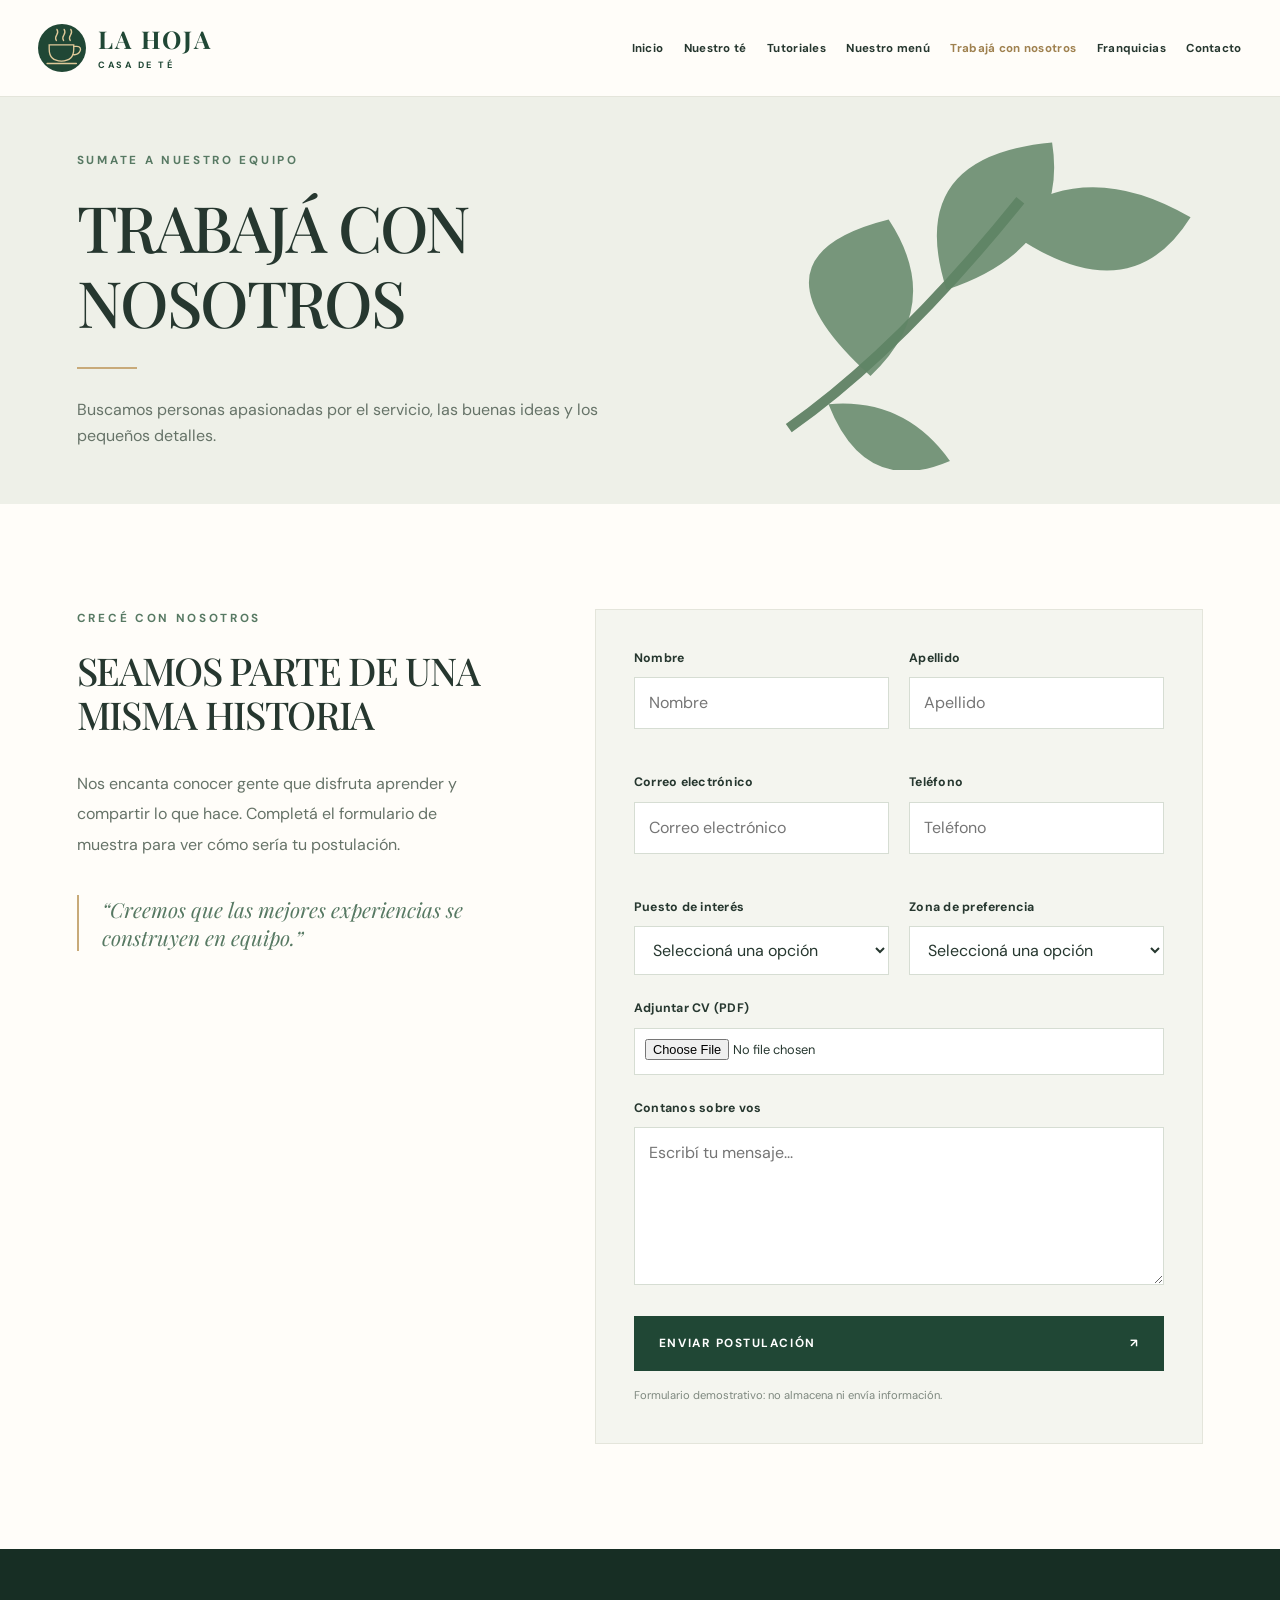
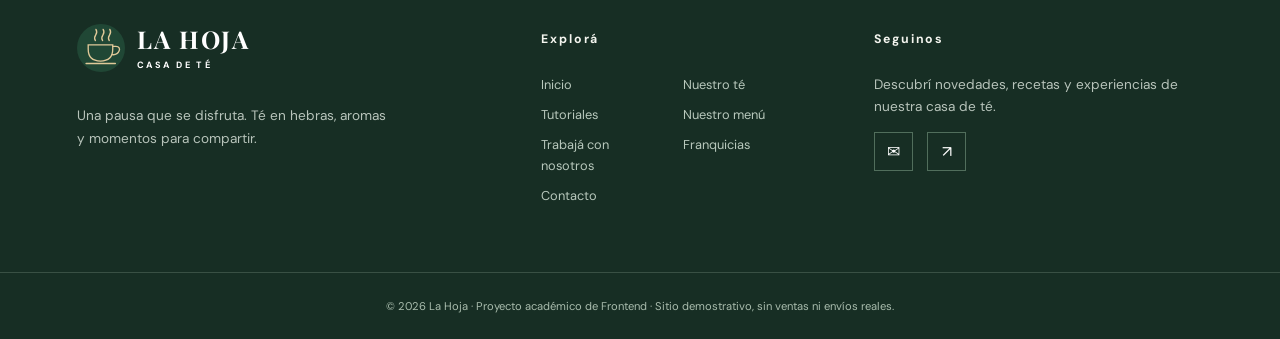
<file: trabaja-en-tdc.html>
<!DOCTYPE html><html lang="es"><head><meta charset="UTF-8"><meta name="viewport" content="width=device-width, initial-scale=1"><meta name="description" content="La Hoja: blends artesanales, experiencias y cultura del té."><title>Trabajá con nosotros | La Hoja</title><link rel="preconnect" href="https://fonts.googleapis.com"><link rel="preconnect" href="https://fonts.gstatic.com" crossorigin><link href="https://fonts.googleapis.com/css2?family=DM+Sans:wght@400;500;600;700&family=Playfair+Display:wght@400;500;600;700&display=swap" rel="stylesheet"><link rel="stylesheet" href="css/styles.css"></head><body><header class="site-header"><div class="header-inner"><a class="brand" href="index.html" aria-label="La Hoja, inicio"><img src="img/logo.svg" alt="Logo de La Hoja"><span>LA HOJA<small>CASA DE TÉ</small></span></a><button class="menu-toggle" aria-label="Abrir navegación" aria-expanded="false" aria-controls="main-nav"><span></span><span></span><span></span></button><nav class="main-nav" id="main-nav" aria-label="Navegación principal"><a href="index.html" >Inicio</a><a href="tienda.html" >Nuestro té</a><a href="tutoriales.html" >Tutoriales</a><a href="menu-tienda.html" >Nuestro menú</a><a href="trabaja-en-tdc.html" aria-current="page">Trabajá con nosotros</a><a href="franquicias.html" >Franquicias</a><a href="contacto.html" >Contacto</a></nav></div></header><main><section class="page-banner"><div class="container banner-grid"><div><span class="eyebrow">SUMATE A NUESTRO EQUIPO</span><h1>TRABAJÁ CON NOSOTROS</h1><span class="short-rule"></span><p>Buscamos personas apasionadas por el servicio, las buenas ideas y los pequeños detalles.</p></div><img src="img/hojas.svg" alt="Ilustración de hojas"></div></section><section class="section spaced"><div class="container form-layout"><div class="form-intro"><span class="eyebrow">CRECÉ CON NOSOTROS</span><h2>SEAMOS PARTE DE UNA MISMA HISTORIA</h2><p>Nos encanta conocer gente que disfruta aprender y compartir lo que hace. Completá el formulario de muestra para ver cómo sería tu postulación.</p><div class="quote">“Creemos que las mejores experiencias se construyen en equipo.”</div></div><form class="demo-form" data-demo-form><div class="form-grid"><div class="field"><label for="nombre">Nombre</label><input id="nombre" name="nombre" type="text" placeholder="Nombre" required></div><div class="field"><label for="apellido">Apellido</label><input id="apellido" name="apellido" type="text" placeholder="Apellido" required></div><div class="field"><label for="email">Correo electrónico</label><input id="email" name="email" type="email" placeholder="Correo electrónico" required></div><div class="field"><label for="telefono">Teléfono</label><input id="telefono" name="telefono" type="tel" placeholder="Teléfono" required></div><div class="field"><label for="puesto">Puesto de interés</label><select id="puesto" name="puesto" required><option value="">Seleccioná una opción</option><option>Atención al cliente</option><option>Barista / Especialista en té</option><option>Administración</option><option>Otro</option></select></div><div class="field"><label for="sucursal">Zona de preferencia</label><select id="sucursal" name="sucursal" required><option value="">Seleccioná una opción</option><option>CABA</option><option>Zona norte</option><option>Zona sur</option><option>Zona oeste</option><option>Indistinto</option></select></div></div><div class="field"><label for="cv">Adjuntar CV (PDF)</label><input id="cv" name="cv" type="file" accept=".pdf,.doc,.docx"></div><div class="field"><label for="mensaje">Contanos sobre vos</label><textarea id="mensaje" name="mensaje" rows="5" placeholder="Escribí tu mensaje..."></textarea></div><button class="button button-dark" type="submit">ENVIAR POSTULACIÓN <span>↗</span></button><p class="form-feedback" role="status" aria-live="polite"></p><small>Formulario demostrativo: no almacena ni envía información.</small></form></div></section></main><footer class="site-footer"><div class="container footer-grid"><div><a class="brand footer-brand" href="index.html"><img src="img/logo.svg" alt=""><span>LA HOJA<small>CASA DE TÉ</small></span></a><p>Una pausa que se disfruta. Té en hebras, aromas y momentos para compartir.</p></div><div><h3>Explorá</h3><div class="footer-links"><a href="index.html">Inicio</a><a href="tienda.html">Nuestro té</a><a href="tutoriales.html">Tutoriales</a><a href="menu-tienda.html">Nuestro menú</a><a href="trabaja-en-tdc.html">Trabajá con nosotros</a><a href="franquicias.html">Franquicias</a><a href="contacto.html">Contacto</a></div></div><div><h3>Seguinos</h3><p>Descubrí novedades, recetas y experiencias de nuestra casa de té.</p><div class="social-links"><a href="contacto.html" aria-label="Contacto">✉</a><a href="tienda.html" aria-label="Tienda">↗</a></div></div></div><div class="footer-bottom">© 2026 La Hoja · Proyecto académico de Frontend · Sitio demostrativo, sin ventas ni envíos reales.</div></footer><script src="js/scripts.js" defer></script></body></html>
</file>
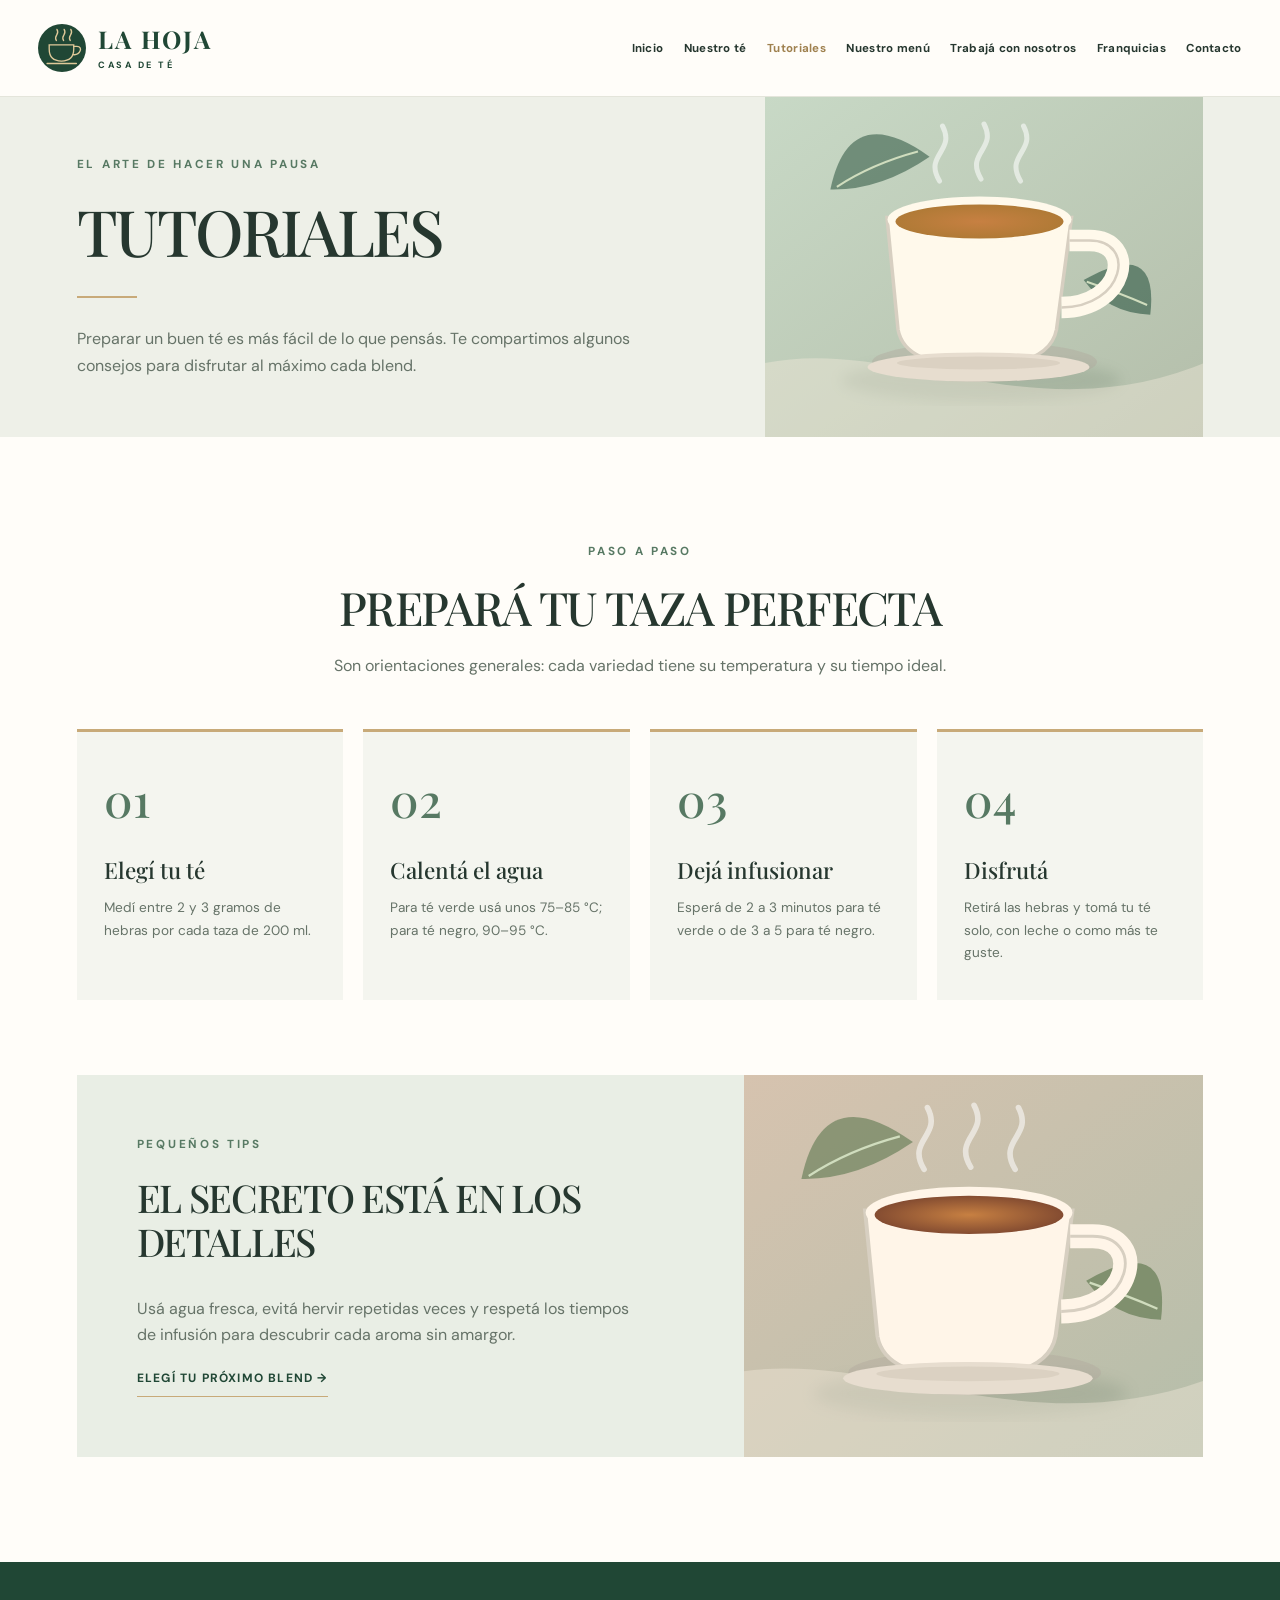
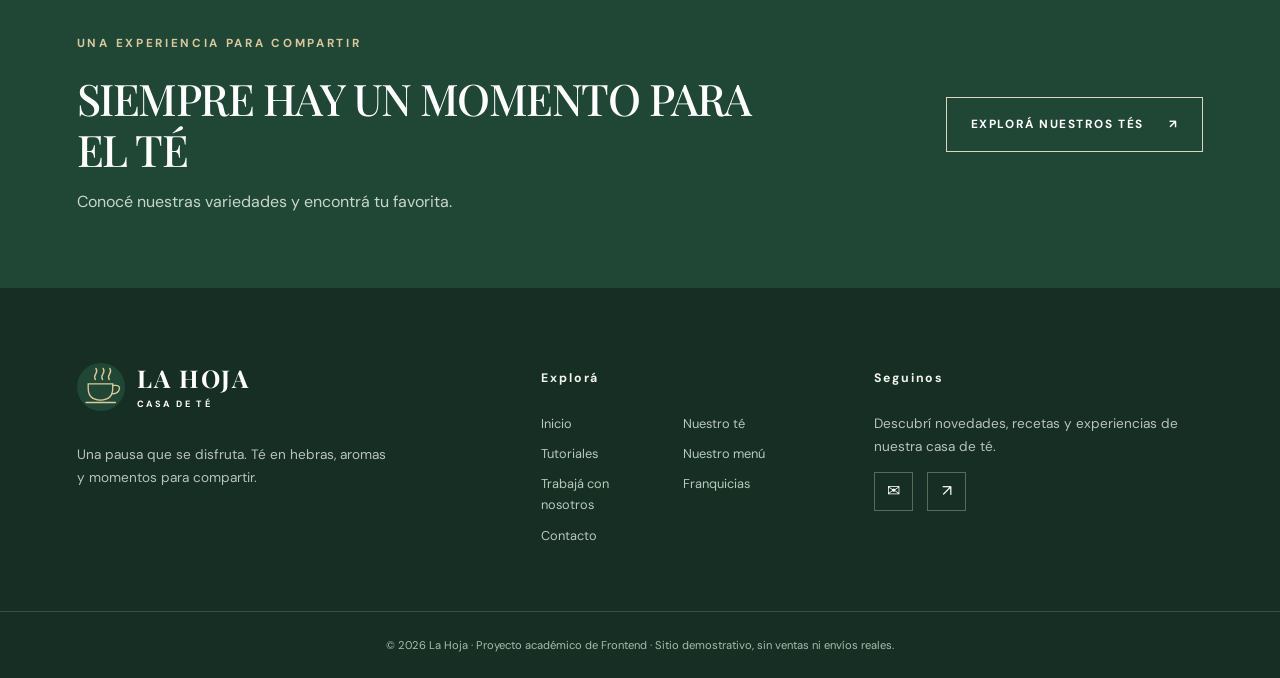
<file: tutoriales.html>
<!DOCTYPE html><html lang="es"><head><meta charset="UTF-8"><meta name="viewport" content="width=device-width, initial-scale=1"><meta name="description" content="La Hoja: blends artesanales, experiencias y cultura del té."><title>Tutoriales | La Hoja</title><link rel="preconnect" href="https://fonts.googleapis.com"><link rel="preconnect" href="https://fonts.gstatic.com" crossorigin><link href="https://fonts.googleapis.com/css2?family=DM+Sans:wght@400;500;600;700&family=Playfair+Display:wght@400;500;600;700&display=swap" rel="stylesheet"><link rel="stylesheet" href="css/styles.css"></head><body><header class="site-header"><div class="header-inner"><a class="brand" href="index.html" aria-label="La Hoja, inicio"><img src="img/logo.svg" alt="Logo de La Hoja"><span>LA HOJA<small>CASA DE TÉ</small></span></a><button class="menu-toggle" aria-label="Abrir navegación" aria-expanded="false" aria-controls="main-nav"><span></span><span></span><span></span></button><nav class="main-nav" id="main-nav" aria-label="Navegación principal"><a href="index.html" >Inicio</a><a href="tienda.html" >Nuestro té</a><a href="tutoriales.html" aria-current="page">Tutoriales</a><a href="menu-tienda.html" >Nuestro menú</a><a href="trabaja-en-tdc.html" >Trabajá con nosotros</a><a href="franquicias.html" >Franquicias</a><a href="contacto.html" >Contacto</a></nav></div></header><main><section class="page-banner"><div class="container banner-grid"><div><span class="eyebrow">EL ARTE DE HACER UNA PAUSA</span><h1>TUTORIALES</h1><span class="short-rule"></span><p>Preparar un buen té es más fácil de lo que pensás. Te compartimos algunos consejos para disfrutar al máximo cada blend.</p></div><img src="img/tutorial-te.svg" alt="Una taza de té artesanal" loading="eager"></div></section><section class="section spaced"><div class="container"><div class="center-head"><span class="eyebrow">PASO A PASO</span><h2>PREPARÁ TU TAZA PERFECTA</h2><p>Son orientaciones generales: cada variedad tiene su temperatura y su tiempo ideal.</p></div><div class="steps-grid"><article class="step-card"><span class="step-num">01</span><h3>Elegí tu té</h3><p>Medí entre 2 y 3 gramos de hebras por cada taza de 200 ml.</p></article><article class="step-card"><span class="step-num">02</span><h3>Calentá el agua</h3><p>Para té verde usá unos 75–85 °C; para té negro, 90–95 °C.</p></article><article class="step-card"><span class="step-num">03</span><h3>Dejá infusionar</h3><p>Esperá de 2 a 3 minutos para té verde o de 3 a 5 para té negro.</p></article><article class="step-card"><span class="step-num">04</span><h3>Disfrutá</h3><p>Retirá las hebras y tomá tu té solo, con leche o como más te guste.</p></article></div><div class="tip-panel"><div><span class="eyebrow">PEQUEÑOS TIPS</span><h2>EL SECRETO ESTÁ EN LOS DETALLES</h2><p>Usá agua fresca, evitá hervir repetidas veces y respetá los tiempos de infusión para descubrir cada aroma sin amargor.</p><a class="text-link" href="tienda.html">ELEGÍ TU PRÓXIMO BLEND →</a></div><img src="img/menu-te.svg" alt="Taza de té lista para disfrutar" loading="lazy"></div></div></section><section class="cta-strip"><div class="container cta-inner"><div><span class="eyebrow light">UNA EXPERIENCIA PARA COMPARTIR</span><h2>SIEMPRE HAY UN MOMENTO PARA EL TÉ</h2><p>Conocé nuestras variedades y encontrá tu favorita.</p></div><a class="button button-light" href="tienda.html">EXPLORÁ NUESTROS TÉS <span>↗</span></a></div></section></main><footer class="site-footer"><div class="container footer-grid"><div><a class="brand footer-brand" href="index.html"><img src="img/logo.svg" alt=""><span>LA HOJA<small>CASA DE TÉ</small></span></a><p>Una pausa que se disfruta. Té en hebras, aromas y momentos para compartir.</p></div><div><h3>Explorá</h3><div class="footer-links"><a href="index.html">Inicio</a><a href="tienda.html">Nuestro té</a><a href="tutoriales.html">Tutoriales</a><a href="menu-tienda.html">Nuestro menú</a><a href="trabaja-en-tdc.html">Trabajá con nosotros</a><a href="franquicias.html">Franquicias</a><a href="contacto.html">Contacto</a></div></div><div><h3>Seguinos</h3><p>Descubrí novedades, recetas y experiencias de nuestra casa de té.</p><div class="social-links"><a href="contacto.html" aria-label="Contacto">✉</a><a href="tienda.html" aria-label="Tienda">↗</a></div></div></div><div class="footer-bottom">© 2026 La Hoja · Proyecto académico de Frontend · Sitio demostrativo, sin ventas ni envíos reales.</div></footer><script src="js/scripts.js" defer></script></body></html>
</file>
<file: css/styles.css>
/* ======================================================
   LA HOJA - TPO FRONTEND | ESTILOS GENERALES Y BOX MODEL
   ====================================================== */
:root{--green:#204735;--green-dark:#193c2c;--olive:#577963;--cream:#f7f5ee;--paper:#fffdf9;--gold:#c8aa79;--ink:#26372f;--muted:#737d72;--line:#e4e5db;--max:1220px}*{box-sizing:border-box}html{scroll-behavior:smooth}body{margin:0;color:var(--ink);font-family:'DM Sans',Arial,sans-serif;background:var(--paper);font-size:16px;line-height:1.65}img{max-width:100%;display:block}a{text-decoration:none;color:inherit}a:link,a:visited{color:inherit}a:hover{color:var(--olive)}a:active{opacity:.8}button,input,textarea,select{font:inherit}.container{width:88%;max-width:var(--max);margin:0 auto}.eyebrow{display:block;font-size:.73rem;letter-spacing:.23em;font-weight:700;color:var(--olive);text-transform:uppercase;margin-bottom:20px}.eyebrow.light{color:#d9c79e}h1,h2,h3,h4,p{margin-top:0}h1,h2{font-family:'Playfair Display',Georgia,serif;line-height:1.16;font-weight:500}h2{font-size:clamp(2.05rem,3.6vw,3.6rem);letter-spacing:-.035em}p{color:#667368}.button{display:inline-flex;align-items:center;justify-content:space-between;gap:25px;min-height:55px;padding:14px 24px;font-size:.74rem;font-weight:700;letter-spacing:.13em;transition:background .25s,color .25s,transform .25s;cursor:pointer;border:1px solid transparent}.button:hover{transform:translateY(-3px)}.button-cream{background:var(--cream);color:var(--green)!important}.button-cream:hover{background:#d9c79e;color:var(--green)!important}.button-dark{background:var(--green);color:#fff!important}.button-dark:hover{background:#34644a;color:#fff!important}.button-light{background:transparent;color:white!important;border-color:#ddd5c2}.button-light:hover{background:var(--cream);color:var(--green)!important}.text-link{display:inline-flex;gap:12px;align-items:center;color:var(--green)!important;font-size:.75rem;font-weight:700;letter-spacing:.1em;text-transform:uppercase;border-bottom:1px solid var(--gold);padding-bottom:7px;transition:gap .2s}.text-link:hover{gap:20px}.spaced{padding:105px 0}.short-rule{display:block;background:var(--gold);width:60px;height:2px;margin:28px 0}
/* HEADER - COMPARTIDO ENTRE LAS 7 PÁGINAS */
.site-header{position:relative;z-index:20;background:var(--paper);border-bottom:1px solid var(--line)}.header-inner{max-width:1460px;width:94%;margin:auto;display:flex;align-items:center;justify-content:space-between;min-height:96px;gap:24px}.brand{display:inline-flex;gap:12px;align-items:center;flex-shrink:0;color:var(--green)!important;font-family:'Playfair Display',Georgia,serif;font-size:1.53rem;font-weight:700;letter-spacing:.07em;line-height:1.1}.brand img{height:48px;width:48px}.brand small{display:block;font-family:'DM Sans',sans-serif;font-size:.57rem;letter-spacing:.27em;font-weight:700;margin-top:7px}.main-nav{display:flex;align-items:center;gap:clamp(11px,1.6vw,27px)}.main-nav>a{font-size:.72rem;font-weight:700;letter-spacing:.025em;white-space:nowrap;transition:color .2s}.main-nav>a[aria-current=page],.main-nav>a:hover{color:#9f814f}.menu-toggle{display:none;border:0;background:transparent;width:43px;height:43px;cursor:pointer}.menu-toggle span{display:block;height:2px;background:var(--green);margin:7px 4px}
/* HOME: PORTADA */
.home-hero{background:var(--green);position:relative;overflow:hidden}.hero-layout{display:grid;grid-template-columns:1fr 1fr;min-height:650px;align-items:center}.hero-copy{padding:70px 45px 85px 0;position:relative;z-index:2}.hero-copy h1{font-size:clamp(4rem,6.7vw,7.3rem);color:#fff;letter-spacing:-.055em;margin-bottom:26px}.hero-copy h1 em{color:#e0c996;font-weight:400}.hero-copy>p{color:#e2eae1;max-width:440px;font-size:1.06rem;line-height:1.85;margin-bottom:40px}.hero-photo{height:100%;min-height:590px;align-self:stretch;overflow:hidden}.hero-photo img{width:100%;height:100%;object-fit:cover}.hero-proof{display:flex;flex-wrap:wrap;gap:25px;margin-top:55px;color:#d9e6da;font-size:.73rem}.hero-index{position:absolute;bottom:18px;left:6%;color:#d4dfd1;font-size:.6rem;letter-spacing:.18em}.features{background:#f1f2e9;border-bottom:1px solid var(--line)}.feature-grid{display:grid;grid-template-columns:repeat(3,1fr)}.feature-grid>div{text-align:center;padding:40px 35px;border-right:1px solid #d8ded4}.feature-grid>div:last-child{border:0}.feature-icon{font-size:1.75rem;color:var(--olive)}.feature-grid h3{letter-spacing:.1em;font-size:.77rem;margin:12px 0 4px}.feature-grid p{font-size:.83rem;margin:0}
/* CATÁLOGO Y PRODUCTOS */
.section-head{display:flex;justify-content:space-between;align-items:end;gap:24px;margin-bottom:42px}.section-head h2{margin:0}.products-grid{display:grid;grid-template-columns:repeat(4,minmax(0,1fr));gap:25px}.product-card{min-width:0;background:#fff;border:1px solid #eaebe4;transition:box-shadow .25s,transform .25s}.product-card:hover{transform:translateY(-6px);box-shadow:0 20px 35px #1c392514}.product-image{display:block;background:#e7e9e1;overflow:hidden;aspect-ratio:1/1}.product-image img{width:100%;height:100%;object-fit:cover;transition:transform .35s}.product-image:hover img{transform:scale(1.05)}.product-info{padding:23px 20px 28px}.product-tag{font-size:.62rem;letter-spacing:.12em;color:#7b8b78;font-weight:700}.product-info h3{font:500 1.35rem 'Playfair Display',serif;margin:10px 0 8px}.product-info p{font-size:.82rem;min-height:42px;margin-bottom:22px}.product-info .text-link{font-size:.67rem}.shop-layout{display:grid;grid-template-columns:215px minmax(0,1fr);gap:50px}.shop-sidebar h2{font:700 .82rem 'DM Sans',sans-serif;letter-spacing:.12em;margin:0 0 23px}.shop-sidebar>a{display:flex;justify-content:space-between;padding:13px 0;border-bottom:1px solid var(--line);font-size:.86rem}.shop-sidebar>a span{color:#8e998f}.sidebar-note{background:#eef0e7;margin-top:43px;padding:26px}.sidebar-note>span{font-size:2rem;color:var(--olive)}.sidebar-note h3{font-family:'Playfair Display';font-weight:500;font-size:1.3rem;margin:6px 0}.sidebar-note p{font-size:.83rem;margin:0}.shop-toolbar{display:flex;justify-content:space-between;gap:18px;color:#79857c;font-size:.75rem;letter-spacing:.04em;margin-bottom:23px}.shop-products{grid-template-columns:repeat(3,minmax(0,1fr))}
/* BANNERS / SECCIONES INTERIORES */
.page-banner{background:#eef0e8;overflow:hidden}.banner-grid{min-height:340px;display:grid;grid-template-columns:1.2fr .8fr;align-items:center;gap:30px}.banner-grid>div{padding:54px 0}.banner-grid h1{font-size:clamp(2.9rem,5vw,5.5rem);letter-spacing:-.04em;margin:0}.banner-grid p{max-width:560px;margin:0}.banner-grid>img{height:340px;width:100%;object-fit:cover}.story-section{background:#eeefe7}.story-grid{display:grid;grid-template-columns:1fr 1fr;gap:8%;align-items:center;padding:95px 0}.story-image img{width:100%;aspect-ratio:1.15;object-fit:cover}.story-copy p{line-height:1.9}.story-copy .button{margin-top:20px}.cta-strip{background:var(--green);color:white;padding:72px 0}.cta-inner{display:flex;justify-content:space-between;align-items:center;gap:40px}.cta-inner h2{font-size:clamp(2rem,3.4vw,3.2rem);max-width:680px;margin:0 0 15px}.cta-inner p{color:#c7d6ca;margin:0}.cta-inner .button{flex-shrink:0}.center-head{text-align:center;max-width:750px;margin:0 auto 50px}.center-head h2{margin-bottom:18px}.center-head p{margin:0}.steps-grid{display:grid;grid-template-columns:repeat(4,1fr);gap:20px}.step-card{background:#f4f5ef;padding:36px 27px;min-height:250px;border-top:3px solid var(--gold)}.step-num{color:var(--olive);font:500 2.9rem 'Playfair Display';display:block;margin-bottom:25px}.step-card h3{font:500 1.4rem 'Playfair Display';margin:0 0 12px}.step-card p{font-size:.85rem;margin:0}.tip-panel{margin-top:75px;display:grid;grid-template-columns:1fr .75fr;background:#e9eee5;align-items:center;gap:55px}.tip-panel>div{padding:60px}.tip-panel h2{font-size:clamp(1.8rem,3vw,3rem)}.tip-panel img{height:100%;width:100%;max-height:440px;object-fit:cover}.menu-layout{display:grid;grid-template-columns:1fr 1fr;gap:70px}.menu-category-header{display:flex;align-items:center;gap:14px;border-bottom:2px solid var(--green);padding-bottom:20px;margin-bottom:10px}.menu-category-header span{color:var(--olive);font:500 1.6rem 'Playfair Display'}.menu-category-header h3{font:500 1.7rem 'Playfair Display';margin:0}.menu-item{display:flex;justify-content:space-between;gap:18px;border-bottom:1px solid var(--line);padding:24px 0}.menu-item h4{font-size:.98rem;margin:0 0 4px}.menu-item p{font-size:.8rem;margin:0}.menu-item>span{font-size:.82rem;white-space:nowrap;color:var(--olive);font-weight:700}.menu-disclaimer{font-size:.73rem;margin:35px 0 0}
/* FORMULARIOS */
.form-layout{display:grid;grid-template-columns:.8fr 1.2fr;gap:10%;align-items:start}.form-intro h2{font-size:clamp(1.9rem,3vw,3rem)}.form-intro>p{line-height:1.9}.quote{border-left:2px solid var(--gold);padding-left:23px;margin-top:35px;color:var(--olive);font:italic 1.3rem 'Playfair Display'}.demo-form{padding:38px;background:#f4f5ef;border:1px solid var(--line)}.form-grid{display:grid;grid-template-columns:1fr 1fr;gap:20px}.field{margin-bottom:23px}.field label{display:block;font-size:.77rem;font-weight:700;letter-spacing:.02em;margin-bottom:9px}.field input,.field select,.field textarea{width:100%;border:1px solid #d6ddd3;background:#fff;min-height:47px;padding:12px 14px;outline:none;border-radius:0;color:var(--ink)}.field textarea{resize:vertical}.field input:focus,.field select:focus,.field textarea:focus{border-color:var(--olive);box-shadow:0 0 0 2px #57796320}.field input[type=file]{padding:10px;font-size:.8rem}.demo-form .button{width:100%}.demo-form small{display:block;font-size:.7rem;color:#7e887f;margin-top:15px}.form-feedback{margin:12px 0 0;font-weight:700;color:var(--green);font-size:.85rem}.contact-box{background:#edf0e9;padding:26px;margin-top:40px}.contact-box h3{font-size:.82rem;letter-spacing:.12em}.contact-box p{font-size:.84rem}.contact-box span{font-size:.75rem;color:var(--olive)}.franchise-grid{display:grid;grid-template-columns:1fr 1fr;gap:10%;align-items:center}.franchise-grid h2{max-width:600px}.franchise-grid p{line-height:1.9}.franchise-grid .button{margin:17px 0 0}.franchise-grid .form-note{font-size:.72rem;color:#89958d;margin-top:18px}.franchise-visual{position:relative}.franchise-visual img{aspect-ratio:1.05;object-fit:cover}.floating-label{position:absolute;bottom:30px;left:-30px;background:white;padding:22px 30px;font-size:.75rem;letter-spacing:.09em;font-weight:700;box-shadow:0 10px 35px #0002}.floating-label span{color:var(--olive);margin-right:10px}
/* FOOTER */
.site-footer{background:#172e24;color:#f4f5ef;padding-top:75px}.footer-grid{display:grid;grid-template-columns:1.2fr .8fr 1fr;gap:70px;padding-bottom:65px}.footer-brand{color:#fff!important}.footer-grid p{font-size:.85rem;color:#b8c4bb;max-width:310px;margin-top:25px}.footer-grid h3{font-size:.77rem;letter-spacing:.15em;margin:5px 0 25px}.footer-links{display:grid;grid-template-columns:1fr 1fr;gap:9px 20px}.footer-links a{color:#b9c9bd;font-size:.8rem}.footer-links a:hover{color:#e3ce9f}.social-links{display:flex;gap:14px}.social-links a{border:1px solid #516e5c;color:white!important;width:39px;height:39px;display:grid;place-items:center}.footer-bottom{border-top:1px solid #395044;text-align:center;padding:24px 5%;font-size:.7rem;color:#a9bcad}
/* RESPONSIVIDAD: 4 BREAKPOINTS SOLICITADOS */
/* Tablet horizontal */
@media (max-width:1080px){.header-inner{width:94%}.main-nav{gap:12px}.main-nav>a{font-size:.63rem}.brand{font-size:1.25rem}.brand img{height:42px;width:42px}.hero-layout{min-height:570px}.hero-copy h1{font-size:5rem}.hero-photo{min-height:520px}.products-grid{gap:15px}.product-info{padding:18px 15px}.shop-layout{gap:27px;grid-template-columns:185px 1fr}.shop-products{grid-template-columns:repeat(2,minmax(0,1fr))}.story-grid{gap:5%}.menu-layout{gap:38px}}
/* Tablet vertical */
@media (max-width:768px){.menu-toggle{display:block}.header-inner{min-height:78px}.main-nav{display:none;position:absolute;top:100%;left:0;right:0;background:var(--paper);padding:15px 6% 25px;box-shadow:0 20px 25px #0001;flex-direction:column;align-items:stretch;gap:0}.main-nav.is-open{display:flex}.main-nav>a{font-size:.89rem;padding:11px 0;border-bottom:1px solid var(--line)}.container{width:90%}.hero-layout{grid-template-columns:1fr}.hero-copy{padding:70px 0}.hero-copy h1{font-size:5.8rem}.hero-photo{height:330px;min-height:0}.hero-proof{margin-top:33px}.feature-grid>div{padding:26px 14px}.feature-grid h3{font-size:.68rem}.products-grid{grid-template-columns:repeat(2,minmax(0,1fr));gap:20px}.story-grid{grid-template-columns:1fr;gap:30px;padding:70px 0}.story-image img{max-height:380px}.cta-inner{align-items:start;flex-direction:column}.banner-grid{min-height:270px}.banner-grid>img{height:270px}.spaced{padding:75px 0}.shop-layout{grid-template-columns:1fr}.shop-sidebar{display:none}.shop-products{grid-template-columns:repeat(2,minmax(0,1fr))}.steps-grid{grid-template-columns:repeat(2,1fr)}.tip-panel{gap:0;grid-template-columns:1fr 1fr}.tip-panel>div{padding:27px}.menu-layout{grid-template-columns:1fr;gap:45px}.form-layout,.franchise-grid{grid-template-columns:1fr;gap:35px}.franchise-visual{max-width:540px}.footer-grid{grid-template-columns:1fr 1fr;gap:36px}.footer-grid>div:first-child{grid-column:span 2}}
/* Mobile 1 */
@media (max-width:480px){body{font-size:.94rem}.container{width:90%}.brand{font-size:1.22rem}.brand img{height:39px;width:39px}.hero-copy h1{font-size:4.6rem}.hero-copy>p{font-size:.94rem}.hero-copy{padding:53px 0}.hero-photo{height:265px}.hero-proof{font-size:.67rem;gap:10px}.hero-index{display:none}.feature-grid{grid-template-columns:1fr}.feature-grid>div{border-right:0;border-bottom:1px solid #d8ded4;padding:22px 10px}.section-head{align-items:start;flex-direction:column;gap:14px}.products-grid,.shop-products{grid-template-columns:repeat(2,minmax(0,1fr));gap:11px}.product-info{padding:13px 11px 18px}.product-tag{font-size:.5rem}.product-info h3{font-size:1.03rem}.product-info p{font-size:.73rem;min-height:54px}.product-info .text-link{font-size:.57rem;gap:6px}.spaced{padding:55px 0}.page-banner .banner-grid{grid-template-columns:1fr;gap:0}.banner-grid>div{padding:44px 0 30px}.banner-grid h1{font-size:2.95rem}.banner-grid>img{height:205px}.steps-grid{grid-template-columns:1fr}.step-card{min-height:0;padding:25px}.step-num{margin-bottom:14px}.tip-panel{grid-template-columns:1fr}.tip-panel>div{padding:28px}.tip-panel img{height:230px}.form-grid{grid-template-columns:1fr;gap:0}.demo-form{padding:24px 20px}.menu-item{gap:8px}.menu-item h4{font-size:.88rem}.menu-item>span{font-size:.72rem}.floating-label{left:0;bottom:10px;font-size:.65rem}.footer-grid{grid-template-columns:1fr;gap:25px}.footer-grid>div:first-child{grid-column:auto}.footer-links{grid-template-columns:1fr 1fr}.cta-strip{padding:50px 0}}
/* Mobile 2 */
@media (max-width:375px){.hero-copy h1{font-size:3.8rem}.hero-copy .button{font-size:.65rem;padding:13px}.banner-grid h1{font-size:2.5rem}.products-grid,.shop-products{grid-template-columns:1fr 1fr;gap:8px}.product-info h3{font-size:.98rem}.product-info p{font-size:.69rem}.product-info .text-link{font-size:.52rem}.footer-links{grid-template-columns:1fr}.menu-category-header h3{font-size:1.35rem}.button{font-size:.67rem}}
</file>
